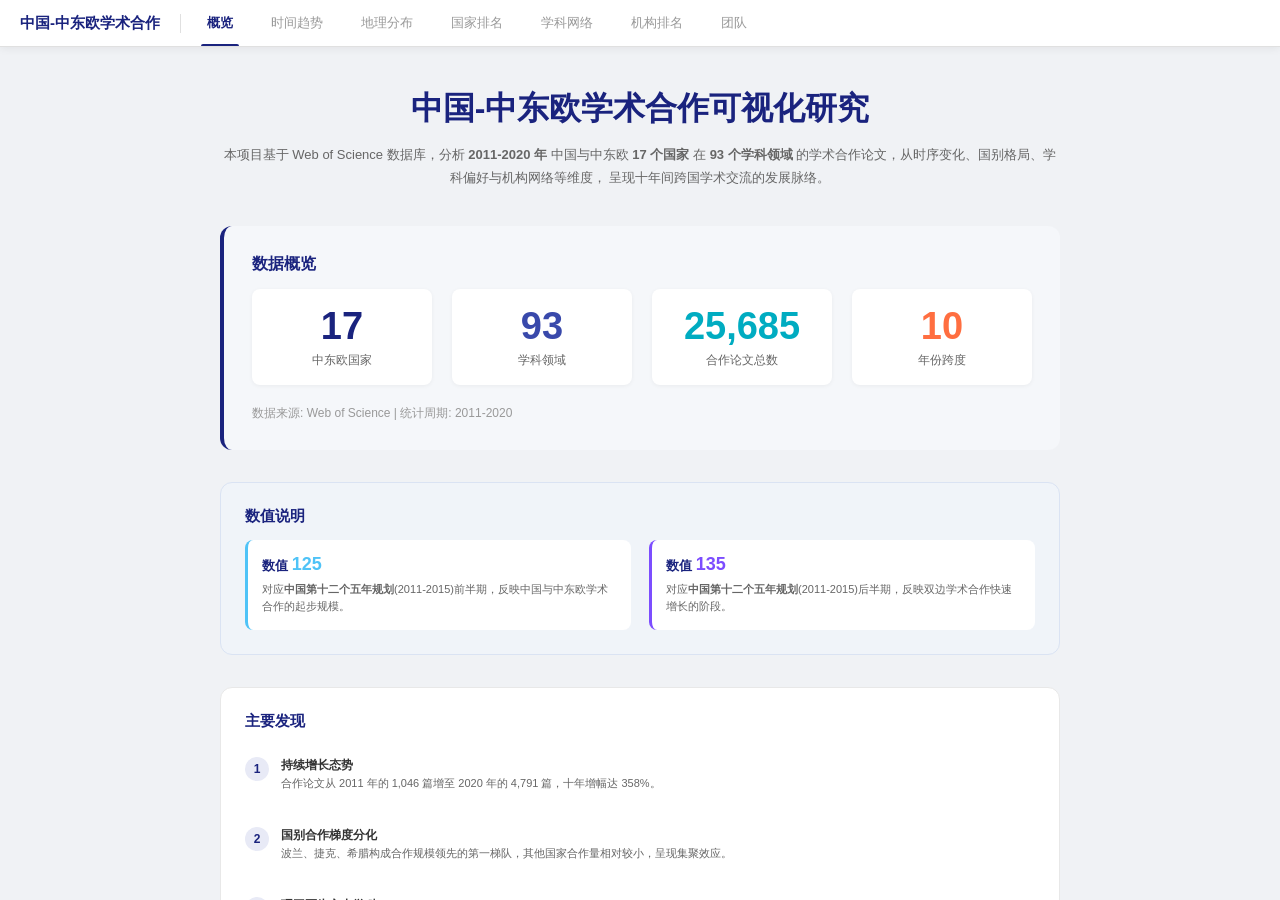
<file: docs/index.html>
<!DOCTYPE html>
<html lang="zh-CN">
<head>
<meta charset="UTF-8">
<meta name="viewport" content="width=device-width, initial-scale=1.0">
<title>中国-中东欧学术合作可视化</title>
<link rel="stylesheet" href="common.css">
<style>
body{overflow:hidden;height:100vh;display:flex;flex-direction:column}
.nav{display:flex;align-items:center;gap:0;padding:0 20px;background:#fff;border-bottom:1px solid var(--c-border);box-shadow:0 2px 8px rgba(0,0,0,0.06);z-index:100;flex-shrink:0}
.nav-brand{font-size:15px;font-weight:700;color:var(--c-primary);padding:0 20px 0 0;white-space:nowrap;border-right:1px solid var(--c-border);margin-right:8px}
.nav-tabs{display:flex;align-items:center;gap:2px;overflow-x:auto}
.nav-tab{padding:14px 18px;font-size:13px;color:#999;cursor:pointer;border:none;background:none;white-space:nowrap;transition:all 0.2s;position:relative;font-family:inherit}
.nav-tab:hover{color:var(--c-primary);background:#f5f5f5}
.nav-tab.active{color:var(--c-primary);font-weight:600}
.nav-tab.active::after{content:"";position:absolute;bottom:0;left:12px;right:12px;height:2.5px;background:var(--c-primary);border-radius:2px 2px 0 0}
.content{flex:1;position:relative;background:var(--c-bg)}
.content iframe{position:absolute;inset:0;width:100%;height:100%;border:none;visibility:hidden}
.content iframe.active{visibility:visible}
.content .inline-page{position:absolute;inset:0;width:100%;height:100%;overflow:auto;visibility:hidden;display:block}
.content .inline-page.active{visibility:visible}
</style>
</head>
<body>

<nav class="nav">
  <div class="nav-brand">中国-中东欧学术合作</div>
  <div class="nav-tabs" id="navTabs"></div>
</nav>

<div class="content" id="content"></div>

<script>
const PAGES = [
  { id: "overview",  label: "概览",    url: null },
  { id: "trend",     label: "时间趋势", url: "trend_visualization.html" },
  { id: "map",       label: "地理分布", url: "cee_map_visualization.html" },
  { id: "bar",       label: "国家排名", url: "cee_bar_ranking.html" },
  { id: "network",   label: "学科网络", url: "discipline_visualization.html" },
  { id: "institution",label:"机构排名", url: "institution_visualization.html" },
  { id: "team",      label: "团队",     url: null },
];

let activeTab = "overview";
const navTabs = document.getElementById("navTabs");
const contentDiv = document.getElementById("content");
const elements = {};

PAGES.forEach(p => {
  const tab = document.createElement("div");
  tab.className = "nav-tab";
  tab.textContent = p.label;
  tab.onclick = () => switchTab(p.id);
  navTabs.appendChild(tab);
  p.tabEl = tab;

  if (p.url) {
    const iframe = document.createElement("iframe");
    iframe.dataset.src = p.url;
    contentDiv.appendChild(iframe);
    elements[p.id] = iframe;
  } else {
    const div = document.createElement("div");
    div.className = "inline-page";
    div.innerHTML = p.id === "overview" ? overviewHTML() : teamHTML();
    contentDiv.appendChild(div);
    elements[p.id] = div;
  }
});

function switchTab(id) {
  if (activeTab === id) return;
  const old = PAGES.find(p => p.id === activeTab);
  if (old) { old.tabEl.classList.remove("active"); elements[old.id].classList.remove("active"); }

  activeTab = id;
  const cur = PAGES.find(p => p.id === id);
  cur.tabEl.classList.add("active");
  const el = elements[id];

  if (el.tagName === "IFRAME" && !el.src && el.dataset.src) {
    el.src = el.dataset.src;
  }

  el.classList.add("active");
}

PAGES.find(p => p.id === "overview").tabEl.classList.add("active");
elements["overview"].classList.add("active");

function overviewHTML() {
  return `<div style="max-width:900px;padding:40px 30px;margin:0 auto 0">
  <div style="text-align:center;margin-bottom:36px">
    <h1 style="font-size:32px;font-weight:700;color:#1a237e;margin-bottom:12px">中国-中东欧学术合作可视化研究</h1>
    <p style="font-size:13px;color:#666;margin-bottom:24px;line-height:1.8">
      本项目基于 Web of Science 数据库，分析 <strong>2011-2020 年</strong> 中国与中东欧 <strong>17 个国家</strong>
      在 <strong>93 个学科领域</strong> 的学术合作论文，从时序变化、国别格局、学科偏好与机构网络等维度，
      呈现十年间跨国学术交流的发展脉络。
    </p>
  </div>

  <div style="background:#f5f7fa;border-radius:12px;padding:28px;margin-bottom:32px;border-left:4px solid #1a237e">
    <h2 style="font-size:16px;font-weight:700;color:#1a237e;margin-bottom:14px">数据概览</h2>
    <div style="display:grid;grid-template-columns:repeat(4,1fr);gap:20px;margin-bottom:20px">
      <div style="text-align:center;padding:16px;background:#fff;border-radius:8px;box-shadow:0 1px 4px rgba(0,0,0,0.05)">
        <div style="font-size:38px;font-weight:800;color:#1a237e">17</div>
        <div style="font-size:12px;color:#666;margin-top:4px;font-weight:500">中东欧国家</div>
      </div>
      <div style="text-align:center;padding:16px;background:#fff;border-radius:8px;box-shadow:0 1px 4px rgba(0,0,0,0.05)">
        <div style="font-size:38px;font-weight:800;color:#3949ab">93</div>
        <div style="font-size:12px;color:#666;margin-top:4px;font-weight:500">学科领域</div>
      </div>
      <div style="text-align:center;padding:16px;background:#fff;border-radius:8px;box-shadow:0 1px 4px rgba(0,0,0,0.05)">
        <div style="font-size:38px;font-weight:800;color:#00acc1">25,685</div>
        <div style="font-size:12px;color:#666;margin-top:4px;font-weight:500">合作论文总数</div>
      </div>
      <div style="text-align:center;padding:16px;background:#fff;border-radius:8px;box-shadow:0 1px 4px rgba(0,0,0,0.05)">
        <div style="font-size:38px;font-weight:800;color:#ff6e40">10</div>
        <div style="font-size:12px;color:#666;margin-top:4px;font-weight:500">年份跨度</div>
      </div>
    </div>
    <p style="font-size:12px;color:#999;margin:0">数据来源: Web of Science | 统计周期: 2011-2020</p>
  </div>

  <div style="background:#f0f4f9;border-radius:12px;padding:24px;margin-bottom:32px;border:1px solid #dae3f3">
    <h2 style="font-size:15px;font-weight:700;color:#1a237e;margin-bottom:14px">数值说明</h2>
    <div style="display:grid;grid-template-columns:1fr 1fr;gap:18px">
      <div style="padding:14px;background:#fff;border-radius:8px;border-left:3px solid #4fc3f7">
        <div style="font-size:13px;color:#1a237e;font-weight:600;margin-bottom:6px">数值 <strong style="font-size:18px;color:#4fc3f7">125</strong></div>
        <p style="font-size:11px;color:#666;line-height:1.6;margin:0">对应<strong>中国第十二个五年规划</strong>(2011-2015)前半期，反映中国与中东欧学术合作的起步规模。</p>
      </div>
      <div style="padding:14px;background:#fff;border-radius:8px;border-left:3px solid #7c4dff">
        <div style="font-size:13px;color:#1a237e;font-weight:600;margin-bottom:6px">数值 <strong style="font-size:18px;color:#7c4dff">135</strong></div>
        <p style="font-size:11px;color:#666;line-height:1.6;margin:0">对应<strong>中国第十二个五年规划</strong>(2011-2015)后半期，反映双边学术合作快速增长的阶段。</p>
      </div>
    </div>
  </div>

  <div style="background:#fff;border-radius:12px;padding:24px;border:1px solid #e8e8e8;margin-bottom:32px">
    <h2 style="font-size:15px;font-weight:700;color:#1a237e;margin-bottom:14px">主要发现</h2>
    <div style="display:grid;grid-template-columns:1fr;gap:12px">
      <div style="display:flex;align-items:flex-start;gap:12px;padding:12px 0">
        <span style="flex-shrink:0;width:24px;height:24px;display:flex;align-items:center;justify-content:center;background:#e8eaf6;color:#1a237e;font-weight:700;border-radius:50%;font-size:12px">1</span>
        <div>
          <div style="font-size:12px;font-weight:600;color:#333;margin-bottom:2px">持续增长态势</div>
          <p style="font-size:11px;color:#666;margin:0">合作论文从 2011 年的 1,046 篇增至 2020 年的 4,791 篇，十年增幅达 358%。</p>
        </div>
      </div>
      <div style="display:flex;align-items:flex-start;gap:12px;padding:12px 0">
        <span style="flex-shrink:0;width:24px;height:24px;display:flex;align-items:center;justify-content:center;background:#e8eaf6;color:#1a237e;font-weight:700;border-radius:50%;font-size:12px">2</span>
        <div>
          <div style="font-size:12px;font-weight:600;color:#333;margin-bottom:2px">国别合作梯度分化</div>
          <p style="font-size:11px;color:#666;margin:0">波兰、捷克、希腊构成合作规模领先的第一梯队，其他国家合作量相对较小，呈现集聚效应。</p>
        </div>
      </div>
      <div style="display:flex;align-items:flex-start;gap:12px;padding:12px 0">
        <span style="flex-shrink:0;width:24px;height:24px;display:flex;align-items:center;justify-content:center;background:#e8eaf6;color:#1a237e;font-weight:700;border-radius:50%;font-size:12px">3</span>
        <div>
          <div style="font-size:12px;font-weight:600;color:#333;margin-bottom:2px">理工医为主力学科</div>
          <p style="font-size:11px;color:#666;margin:0">理学、工学、医学领域合作论文占总量的 80% 以上，体现基础研究的合作导向。</p>
        </div>
      </div>
    </div>
  </div>

  <div style="background:#f5f7fa;border-radius:12px;padding:20px;text-align:center;border-top:2px solid #1a237e">
    <h2 style="font-size:14px;font-weight:700;color:#1a237e;margin-bottom:12px">浏览指引</h2>
    <p style="font-size:12px;color:#666;margin-bottom:12px">通过以下五大板块深入了解中国与中东欧学术合作的全景特征：</p>
    <div style="display:grid;grid-template-columns:repeat(5,1fr);gap:10px;font-size:11px">
      <div style="padding:10px;background:#fff;border-radius:6px;border-left:2px solid #4fc3f7">
        <strong>时间趋势</strong><br>
        <span style="color:#999">十年发文量变化</span>
      </div>
      <div style="padding:10px;background:#fff;border-radius:6px;border-left:2px solid #7c4dff">
        <strong>地理分布</strong><br>
        <span style="color:#999">各国合作格局</span>
      </div>
      <div style="padding:10px;background:#fff;border-radius:6px;border-left:2px solid #69f0ae">
        <strong>国家排名</strong><br>
        <span style="color:#999">国别合作梯队</span>
      </div>
      <div style="padding:10px;background:#fff;border-radius:6px;border-left:2px solid #00e5ff">
        <strong>学科网络</strong><br>
        <span style="color:#999">学科合作关系</span>
      </div>
      <div style="padding:10px;background:#fff;border-radius:6px;border-left:2px solid #ff6e40">
        <strong>机构排名</strong><br>
        <span style="color:#999">科研机构角色</span>
      </div>
    </div>
  </div>

  <p style="font-size:11px;color:#bbb;text-align:center;margin-top:28px;padding-top:20px;border-top:1px solid #e8e8e8">
    数据来源: Web of Science | 可视化: D3.js v7 | 制作年份: 2026
  </p>
</div>`;
}

function teamHTML() {
  return `<div style="max-width:900px;padding:40px 30px;margin:0px auto 0">
  <div style="text-align:center;margin-bottom:32px">
    <h2 style="font-size:28px;font-weight:700;color:#1a237e;margin-bottom:8px">项目团队</h2>
    <p style="font-size:12px;color:#999">《数据可视化》课程小组作业</p>
  </div>

  <div style="display:grid;grid-template-columns:repeat(3,1fr);gap:20px;margin-bottom:36px">
    ${Array.from({length:6},(_,i)=>`
    <div style="background:#fff;border:1px solid #e8e8e8;border-radius:12px;padding:20px 16px;text-align:center;box-shadow:0 2px 8px rgba(0,0,0,0.04)">
      <div style="width:56px;height:56px;border-radius:50%;background:linear-gradient(135deg,#e8eaf6,#f3e5f5);margin:0 auto 12px;display:flex;align-items:center;justify-content:center;font-size:24px;border:2px solid #f0f0f0">${i+1}</div>
      <div style="font-size:14px;font-weight:600;color:#333;margin-bottom:2px">组员 ${i+1}</div>
      <div style="font-size:11px;color:#999;margin-bottom:8px">姓名 / 分工</div>
      <div style="font-size:10px;color:#bbb;line-height:1.4">数据处理、可视化、文档编写</div>
    </div>`).join("")}
  </div>

  <div style="background:#f5f7fa;border:1px solid #dae3f3;border-radius:12px;padding:24px;margin-bottom:28px;border-left:4px solid #1a237e">
    <h3 style="color:#1a237e;font-size:15px;font-weight:700;margin-bottom:14px">项目说明</h3>
    <div style="display:grid;grid-template-columns:1fr;gap:12px">
      <div style="display:flex;gap:10px;align-items:flex-start">
        <span style="flex-shrink:0;color:#4fc3f7;font-weight:700;margin-top:1px">-</span>
        <div style="font-size:11px;color:#666;line-height:1.6">
          <strong>数据量级：</strong>覆盖 2011-2020 年间中国与中东欧 17 国 93 个学科领域的 25,685 篇合作论文，数据粒度到单篇论文的国家、学科、机构等维度。
        </div>
      </div>
      <div style="display:flex;gap:10px;align-items:flex-start">
        <span style="flex-shrink:0;color:#7c4dff;font-weight:700;margin-top:1px">-</span>
        <div style="font-size:11px;color:#666;line-height:1.6">
          <strong>分析发现：</strong>中东欧合作发文量持续增长，国家间合作存在明显的梯队分化，波兰、捷克、希腊为合作规模领先的国家，理工医学科占绝对优势。
        </div>
      </div>
      <div style="display:flex;gap:10px;align-items:flex-start">
        <span style="flex-shrink:0;color:#00acc1;font-weight:700;margin-top:1px">-</span>
        <div style="font-size:11px;color:#666;line-height:1.6">
          <strong>分析维度：</strong>从时间序列、地理位置、学科分布、机构合作等角度进行分析，展示学术交流的发展脉络。
        </div>
      </div>
      <div style="display:flex;gap:10px;align-items:flex-start">
        <span style="flex-shrink:0;color:#ff6e40;font-weight:700;margin-top:1px">-</span>
        <div style="font-size:11px;color:#666;line-height:1.6">
          <strong>技术实现：</strong>采用 D3.js v7 交互式可视化技术，呈现折线图、地图、网络图、雷达图等多种图表形式，提供动态的数据探索体验。
        </div>
      </div>
    </div>
  </div>

  <div style="background:#fff;border:1px solid #e8e8e8;border-radius:12px;padding:20px;text-align:center;color:#999;font-size:11px">
    <p style="margin-bottom:8px"><strong>可视化工具：</strong>D3.js v7 | <strong>地理数据：</strong>Natural Earth 50m</p>
    <p style="margin:0"><strong>数据来源：</strong>Web of Science 核心数据库 | <strong>统计周期：</strong>2011-2020</p>
  </div>

  <p style="font-size:10px;color:#ddd;text-align:center;margin-top:20px;padding-top:16px;border-top:1px solid #eee">
    本项目为学术研究成果展示，欢迎学术交流与反馈。
  </p>
</div>`;
}
</script>
</body>
</html>
</file>
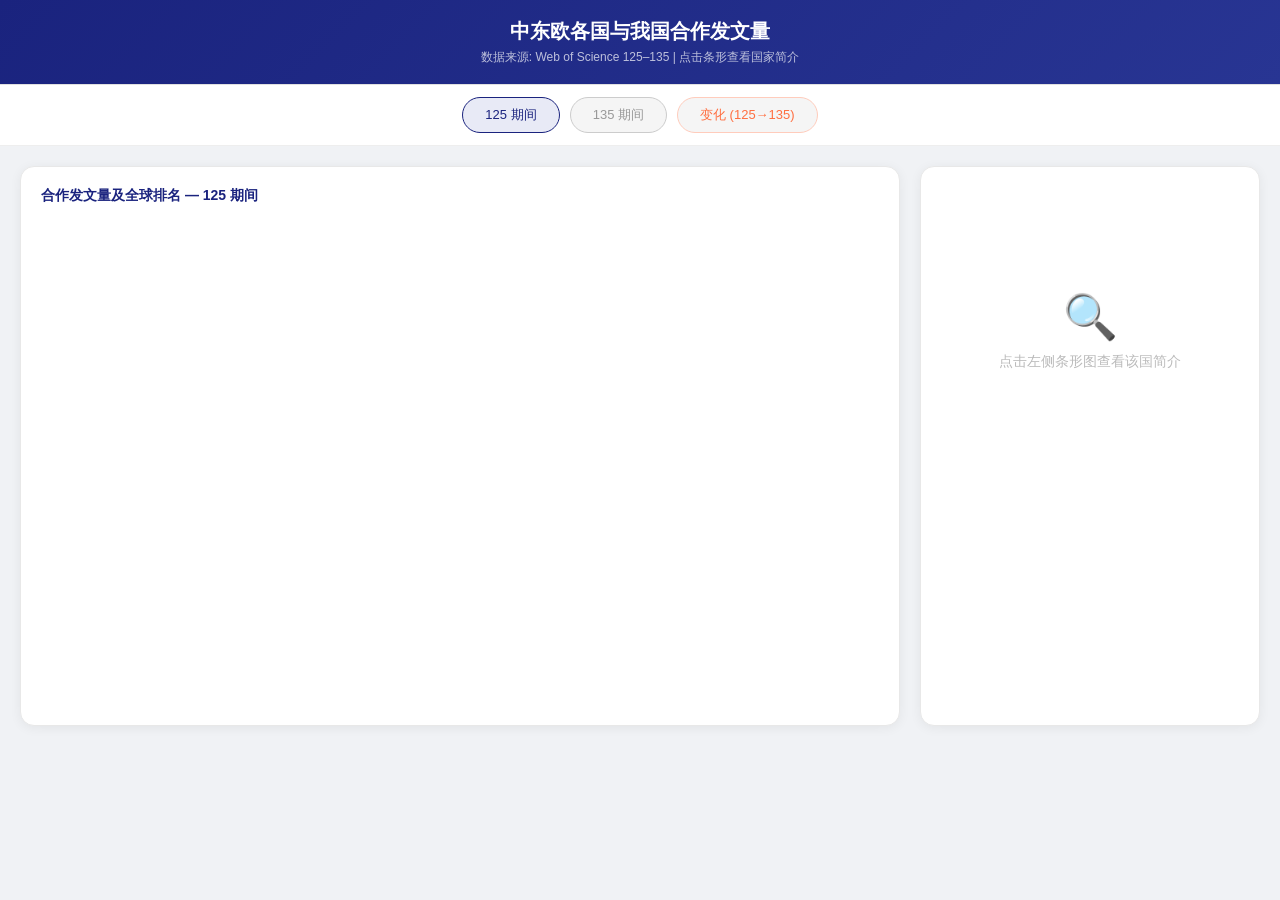
<file: docs/cee_bar_ranking.html>
<!DOCTYPE html>
<html lang="zh-CN">
<head>
<meta charset="UTF-8"><meta name="viewport" content="width=device-width, initial-scale=1.0">
<title>各国合作论文量与排名</title>
<script src="https://d3js.org/d3.v7.min.js"></script>
<link rel="stylesheet" href="common.css">
<style>
.main-container{display:flex;gap:20px;padding:20px;max-width:1300px;margin:0 auto;min-height:600px}
.chart-panel{flex:1;background:#fff;border:1px solid #e8e8e8;border-radius:14px;padding:20px;box-shadow:0 2px 12px rgba(0,0,0,0.06)}
.chart-title{font-size:14px;font-weight:600;color:var(--c-primary);margin-bottom:12px}
.profile-panel{flex:0 0 340px;background:#fff;border:1px solid #e8e8e8;border-radius:14px;padding:24px;box-shadow:0 2px 12px rgba(0,0,0,0.06)}
.profile-title{font-size:17px;font-weight:700;color:var(--c-primary);margin-bottom:14px;padding-bottom:8px;border-bottom:2px solid #d0d0d0}
.profile-placeholder{color:#bbb;font-size:14px;text-align:center;padding-top:100px}
.profile-placeholder span{display:block;font-size:44px;margin-bottom:10px}
.profile-field{margin-bottom:12px}
.profile-label{font-size:11px;color:#bbb;margin-bottom:2px}
.profile-value{font-size:14px;color:#666;line-height:1.5}
.dumbbell-block{background:#fff;border:1px solid #e8e8e8;border-radius:14px;padding:20px;box-shadow:0 2px 12px rgba(0,0,0,0.06);margin:0 20px 20px;max-width:1300px;margin-left:auto;margin-right:auto}
.dumbbell-title{font-size:14px;font-weight:600;color:var(--c-primary);margin-bottom:16px;display:flex;align-items:center;gap:10px}
.dumbbell-legend{display:flex;gap:16px;font-size:11px;color:#999;align-items:center}
.dumbbell-legend .dot125{width:10px;height:10px;border-radius:50%;background:#4fc3f7;display:inline-block}
.dumbbell-legend .dot135{width:10px;height:10px;border-radius:50%;background:#7c4dff;display:inline-block}
.dumbbell-container{width:100%;overflow-x:auto}
</style>
</head>
<body>
<div class="header"><h1>中东欧各国与我国合作发文量</h1><p>数据来源: Web of Science 125–135 | 点击条形查看国家简介</p></div>
<div class="controls">
  <button class="mode-btn active" data-mode="125">125 期间</button>
  <button class="mode-btn" data-mode="135">135 期间</button>
  <button class="mode-btn delta" data-mode="delta">变化 (125→135)</button>
</div>
<div class="main-container">
<div class="chart-panel"><div class="chart-title" id="chartTitle">合作发文量及全球排名 — 125 期间</div><div id="barChart"></div></div>
<div class="profile-panel" id="profilePanel"><div class="profile-placeholder"><span>&#128269;</span><div>点击左侧条形图查看该国简介</div></div></div>
</div>
<div class="tooltip" id="tooltip"></div>
<script>
const CEE_DATA=[{"name_cn": "波兰", "name_en": "POLAND", "p125": 3252, "r125": 21, "p135": 6866, "r135": 23, "delta": 3614}, {"name_cn": "捷克", "name_en": "CZECH REPUBLIC", "p125": 2450, "r125": 27, "p135": 5063, "r135": 30, "delta": 2613}, {"name_cn": "希腊", "name_en": "GREECE", "p125": 2086, "r125": 30, "p135": 4193, "r135": 37, "delta": 2107}, {"name_cn": "匈牙利", "name_en": "HUNGARY", "p125": 1901, "r125": 34, "p135": 3673, "r135": 39, "delta": 1772}, {"name_cn": "罗马尼亚", "name_en": "ROMANIA", "p125": 1596, "r125": 38, "p135": 3124, "r135": 41, "delta": 1528}, {"name_cn": "塞尔维亚", "name_en": "SERBIA", "p125": 1295, "r125": 42, "p135": 1967, "r135": 47, "delta": 672}, {"name_cn": "斯洛文尼亚", "name_en": "SLOVENIA", "p125": 1045, "r125": 46, "p135": 1920, "r135": 48, "delta": 875}, {"name_cn": "斯洛伐克", "name_en": "SLOVAKIA", "p125": 896, "r125": 52, "p135": 1809, "r135": 50, "delta": 913}, {"name_cn": "克罗地亚", "name_en": "CROATIA", "p125": 907, "r125": 51, "p135": 1690, "r135": 51, "delta": 783}, {"name_cn": "保加利亚", "name_en": "BULGARIA", "p125": 693, "r125": 55, "p135": 1621, "r135": 52, "delta": 928}, {"name_cn": "爱沙尼亚", "name_en": "ESTONIA", "p125": 714, "r125": 54, "p135": 1528, "r135": 53, "delta": 814}, {"name_cn": "立陶宛", "name_en": "LITHUANIA", "p125": 607, "r125": 56, "p135": 1522, "r135": 54, "delta": 915}, {"name_cn": "拉脱维亚", "name_en": "LATVIA", "p125": 97, "r125": 87, "p135": 1028, "r135": 64, "delta": 931}, {"name_cn": "北马其顿", "name_en": "MACEDONIA", "p125": 70, "r125": 94, "p135": 178, "r135": 99, "delta": 108}, {"name_cn": "黑山", "name_en": "MONTENEGRO", "p125": 11, "r125": 139, "p135": 129, "r135": 108, "delta": 118}, {"name_cn": "波黑", "name_en": "BOSNIA & HERZEGOVINA", "p125": 17, "r125": 133, "p135": 90, "r135": 117, "delta": 73}, {"name_cn": "阿尔巴尼亚", "name_en": "ALBANIA", "p125": 6, "r125": 149, "p135": 71, "r135": 124, "delta": 65}], PROFILES={"波兰": {"capital": "华沙", "area": "31.27万 km²", "population": "约 3,775 万 (2023)", "location": "中欧，北濒波罗的海，东邻白俄罗斯、乌克兰，南接捷克、斯洛伐克，西连德国", "language": "波兰语", "currency": "兹罗提 (PLN)", "eu": "欧盟成员国 (2004年加入)"}, "捷克": {"capital": "布拉格", "area": "7.89万 km²", "population": "约 1,087 万 (2023)", "location": "中欧内陆国，北邻波兰，东接斯洛伐克，南连奥地利，西毗德国", "language": "捷克语", "currency": "捷克克朗 (CZK)", "eu": "欧盟成员国 (2004年加入)"}, "希腊": {"capital": "雅典", "area": "13.20万 km²", "population": "约 1,036 万 (2023)", "location": "东南欧，巴尔干半岛南端，濒爱琴海、爱奥尼亚海和地中海", "language": "希腊语", "currency": "欧元 (EUR)", "eu": "欧盟成员国 (1981年加入)"}, "匈牙利": {"capital": "布达佩斯", "area": "9.30万 km²", "population": "约 960 万 (2023)", "location": "中欧内陆国，北邻斯洛伐克，东接乌克兰、罗马尼亚，南连塞尔维亚、克罗地亚、斯洛文尼亚", "language": "匈牙利语", "currency": "福林 (HUF)", "eu": "欧盟成员国 (2004年加入)"}, "罗马尼亚": {"capital": "布加勒斯特", "area": "23.84万 km²", "population": "约 1,905 万 (2023)", "location": "东南欧，巴尔干半岛北部，濒黑海", "language": "罗马尼亚语", "currency": "列伊 (RON)", "eu": "欧盟成员国 (2007年加入)"}, "塞尔维亚": {"capital": "贝尔格莱德", "area": "8.84万 km²", "population": "约 667 万 (2023)", "location": "东南欧，巴尔干半岛中部内陆国", "language": "塞尔维亚语", "currency": "第纳尔 (RSD)", "eu": "欧盟候选国"}, "斯洛文尼亚": {"capital": "卢布尔雅那", "area": "2.03万 km²", "population": "约 212 万 (2023)", "location": "中欧南部，北邻奥地利，东接匈牙利，南连克罗地亚，西毗意大利", "language": "斯洛文尼亚语", "currency": "欧元 (EUR)", "eu": "欧盟成员国 (2004年加入)"}, "克罗地亚": {"capital": "萨格勒布", "area": "5.66万 km²", "population": "约 385 万 (2023)", "location": "东南欧，巴尔干半岛西北部，濒亚得里亚海", "language": "克罗地亚语", "currency": "欧元 (EUR)", "eu": "欧盟成员国 (2013年加入)"}, "斯洛伐克": {"capital": "布拉迪斯拉发", "area": "4.90万 km²", "population": "约 543 万 (2023)", "location": "中欧内陆国，北邻波兰，东接乌克兰，南连匈牙利，西毗奥地利、捷克", "language": "斯洛伐克语", "currency": "欧元 (EUR)", "eu": "欧盟成员国 (2004年加入)"}, "爱沙尼亚": {"capital": "塔林", "area": "4.52万 km²", "population": "约 136 万 (2023)", "location": "东北欧，波罗的海东岸，北濒芬兰湾", "language": "爱沙尼亚语", "currency": "欧元 (EUR)", "eu": "欧盟成员国 (2004年加入)"}, "保加利亚": {"capital": "索非亚", "area": "11.10万 km²", "population": "约 644 万 (2023)", "location": "东南欧，巴尔干半岛东部，濒黑海", "language": "保加利亚语", "currency": "列弗 (BGN)", "eu": "欧盟成员国 (2007年加入)"}, "立陶宛": {"capital": "维尔纽斯", "area": "6.53万 km²", "population": "约 287 万 (2023)", "location": "东北欧，波罗的海东岸", "language": "立陶宛语", "currency": "欧元 (EUR)", "eu": "欧盟成员国 (2004年加入)"}, "拉脱维亚": {"capital": "里加", "area": "6.46万 km²", "population": "约 188 万 (2023)", "location": "东北欧，波罗的海东岸", "language": "拉脱维亚语", "currency": "欧元 (EUR)", "eu": "欧盟成员国 (2004年加入)"}, "北马其顿": {"capital": "斯科普里", "area": "2.57万 km²", "population": "约 206 万 (2023)", "location": "东南欧，巴尔干半岛中部内陆国", "language": "马其顿语", "currency": "代纳尔 (MKD)", "eu": "欧盟候选国"}, "波黑": {"capital": "萨拉热窝", "area": "5.12万 km²", "population": "约 322 万 (2023)", "location": "东南欧，巴尔干半岛中西部", "language": "波斯尼亚语/克罗地亚语/塞尔维亚语", "currency": "可兑换马克 (BAM)", "eu": "欧盟候选国"}, "黑山": {"capital": "波德戈里察", "area": "1.38万 km²", "population": "约 62 万 (2023)", "location": "东南欧，巴尔干半岛西部，濒亚得里亚海", "language": "黑山语", "currency": "欧元 (EUR)", "eu": "欧盟候选国"}, "阿尔巴尼亚": {"capital": "地拉那", "area": "2.87万 km²", "population": "约 277 万 (2023)", "location": "东南欧，巴尔干半岛西部，濒亚得里亚海和爱奥尼亚海", "language": "阿尔巴尼亚语", "currency": "列克 (ALL)", "eu": "欧盟候选国"}};
let currentMode="125", selectedCountry=null;

function getVal(d){return currentMode==="125"?d.p125:currentMode==="135"?d.p135:d.delta}
function getRank(d){return currentMode==="delta"?"":" (全球第 "+(currentMode==="125"?d.r125:d.r135)+" 位)"}

function drawChart(){
  d3.select("#barChart").selectAll("*").remove();
  const data=[...CEE_DATA].sort((a,b)=>getVal(b)-getVal(a));
  const vals=data.map(d=>getVal(d));
  const absMax=d3.max(vals.map(Math.abs))||1;
  const w=580,barH=28,gap=7,top=8,bot=20;
  const h=data.length*(barH+gap)+top+bot;
  const svg=d3.select("#barChart").append("svg").attr("width",w).attr("height",h);
  const cx=130;
  const badgeR=10;
  const badgeColors=["#ffd740","#b0bec5","#bcaaa4"];
  let xS;
  if(currentMode==="delta") xS=d3.scaleLinear().domain([-absMax*1.15,absMax*1.15]).range([0,w-cx-80]);
  else xS=d3.scaleLinear().domain([0,(d3.max(vals)||1)*1.12]).range([0,w-cx-80]);

  const rows=svg.selectAll("g").data(data).join("g").attr("transform",(d,i)=>`translate(${cx},${top+i*(barH+gap)})`);

  // bg
  rows.append("rect").attr("x",0).attr("y",0).attr("width",w-cx-80).attr("height",barH).attr("rx",4).attr("fill","#fafafa");

  // delta zero line
  if(currentMode==="delta") svg.append("line").attr("x1",cx+xS(0)).attr("x2",cx+xS(0)).attr("y1",top).attr("y2",top+data.length*(barH+gap)).attr("stroke","#e0e0e0").attr("stroke-width",1).attr("stroke-dasharray","5,3");

  // value bar (with enter animation)
  rows.append("rect").attr("class","val-bar")
    .attr("x",d=>currentMode==="delta"?(getVal(d)>=0?xS(0):xS(getVal(d))):0)
    .attr("y",0).attr("width",0).attr("height",barH).attr("rx",4)
    .attr("fill",d=>currentMode==="delta"?(getVal(d)>=0?"#69f0ae":"#ff6e40"):"#4fc3f7")
    .on("mouseenter",function(e,d){d3.select(this).attr("opacity",1);const dl=d.delta>=0?"+"+d.delta:d.delta;showTooltip(e,`<b>${d.name_cn}</b><br>${getValLabel(d)}${currentMode!=="delta"?"<br>变化: "+dl+" 篇":""}`)})
    .on("mouseleave",function(e,d){d3.select(this).attr("opacity",0.85);hideTooltip()})
    .on("click",(e,d)=>{selectedCountry=selectedCountry&&selectedCountry.name_cn===d.name_cn?null:d;d3.selectAll("rect.val-bar").attr("fill",dd=>{if(currentMode==="delta")return getVal(dd)>=0?"#69f0ae":"#ff6e40";return selectedCountry&&dd.name_cn===selectedCountry.name_cn?"#00e5ff":"#4fc3f7"});showProfile(selectedCountry)})
    .transition().duration(700).delay((d,i)=>i*45)
    .attr("width",d=>currentMode==="delta"?Math.abs(xS(getVal(d))-xS(0)):Math.max(xS(getVal(d)),3)).attr("opacity",0.85);

  // rank badges + names
  const nameG=svg.selectAll("g.nm").data(data).join("g").attr("class","nm")
    .attr("transform",(d,i)=>`translate(${cx-12},${top+i*(barH+gap)+barH/2})`);
  nameG.append("circle").attr("r",badgeR).attr("fill",(d,i)=>i<3?badgeColors[i]:"#e0e0e0").attr("stroke",(d,i)=>i<3?badgeColors[i]:"none").attr("stroke-width",1);
  nameG.append("text").attr("text-anchor","middle").attr("dy","0.38em").style("fill",(d,i)=>i<3?"#0a0e27":"#fff").style("font-size","10px").style("font-weight","700").text((d,i)=>i+1);
  nameG.append("text").attr("x",-badgeR-6).attr("text-anchor","end").attr("dy","0.38em").style("fill","#333").style("font-size","13px").style("font-weight","700").text(d=>d.name_cn);

  // values
  svg.selectAll("text.vl").data(data).join("text").attr("class","vl")
    .attr("x",d=>{const v=getVal(d);return cx+(currentMode==="delta"?(xS(v)+(v>=0?24:-24)):xS(v)+6)})
    .attr("y",(d,i)=>top+i*(barH+gap)+barH/2+4)
    .attr("text-anchor",currentMode==="delta"?"middle":"start")
    .style("fill",d=>currentMode==="delta"?(getVal(d)>=0?"#2e7d32":"#c62828"):"#555").style("font-size","11px")
    .text(d=>getValLabel(d));

  d3.select("#chartTitle").text(`合作发文量及全球排名 — ${currentMode==="125"?"125 期间":currentMode==="135"?"135 期间":"变化量 (125→135)"}`);
}

function getValLabel(d){const v=getVal(d),r=getRank(d);return currentMode==="delta"?(v>=0?"+"+v:v)+" 篇":v+" 篇"+r}

function showProfile(d){
  const p=d3.select("#profilePanel");p.selectAll("*").remove();
  if(!d){p.append("div").attr("class","profile-placeholder").html(`<span>&#128269;</span><div>点击左侧条形图查看该国简介</div>`);return}
  const pr=PROFILES[d.name_cn];if(!pr)return;
  p.append("div").attr("class","profile-title").text(" "+d.name_cn);
  [["首都",pr.capital],["地理位置",pr.location],["国土面积",pr.area],["人口",pr.population],["官方语言",pr.language],["货币",pr.currency],["欧盟状态",pr.eu],["125 期间",`${d.p125} 篇 (全球第 ${d.r125} 位)`],["135 期间",`${d.p135} 篇 (全球第 ${d.r135} 位)`],["变化",`${d.delta>=0?'+':''}${d.delta} 篇`]].forEach(([l,v])=>{const r=p.append("div").attr("class","profile-field");r.append("div").attr("class","profile-label").text(l);r.append("div").attr("class","profile-value").text(v)});
}

function showTooltip(e,h){d3.select("#tooltip").html(h).style("opacity",1).style("left",(e.pageX+14)+"px").style("top",(e.pageY-10)+"px")}
function hideTooltip(){d3.select("#tooltip").style("opacity",0)}

d3.selectAll(".mode-btn").on("click",function(){currentMode=this.dataset.mode;d3.selectAll(".mode-btn").classed("active",function(){return this.dataset.mode===currentMode});d3.selectAll(".mode-btn.delta").classed("active",currentMode==="delta");if(currentMode==="delta"){d3.selectAll(".main-container").style("display","none");d3.select("#barChart").selectAll("*").remove();d3.select(".dumbbell-block").style("display","block");drawDumbbell()}else{d3.selectAll(".main-container").style("display","flex");d3.select(".dumbbell-block").style("display","none");drawChart()}});

drawChart();

function drawDumbbell(){
  const container=d3.select("#dumbbellChart");container.selectAll("*").remove();
  const data=[...CEE_DATA].sort((a,b)=>b.delta-a.delta);
  const max135=d3.max(data,d=>d.p135)||1;
  const w=Math.max(container.node().clientWidth,700), rowH=32,gap=6,top=8,bot=10,marginL=92,marginR=150;
  const chartW=w-marginL-marginR;
  const h=data.length*(rowH+gap)+top+bot;
  const svg=container.append("svg").attr("width",w).attr("height",h);

  const xMin=d3.min(data,d=>d.p125)||0;
  const xMax=max135*1.08;
  const x=d3.scaleLinear().domain([0,xMax]).range([0,chartW]).nice();

  const rows=svg.selectAll("g.row").data(data).join("g")
    .attr("class","row").attr("transform",(d,i)=>`translate(${marginL},${top+i*(rowH+gap)})`);

  rows.append("rect").attr("x",0).attr("y",-rowH/2).attr("width",chartW).attr("height",rowH)
    .attr("rx",3).attr("fill",(d,i)=>i%2===0?"#fafafa":"#fff");

  rows.append("line")
    .attr("x1",d=>x(d.p125)).attr("y1",0)
    .attr("x2",d=>x(d.p135)).attr("y2",0)
    .attr("stroke","#69f0ae").attr("stroke-width",d=>Math.max(2,Math.sqrt(d.delta)/18))
    .attr("opacity",0.7).attr("stroke-linecap","round");

  rows.append("circle")
    .attr("cx",d=>x(d.p125)).attr("cy",0).attr("r",7)
    .attr("fill","#4fc3f7").attr("stroke","#fff").attr("stroke-width",2)
    .on("mouseenter",function(e,d){d3.select(this).attr("r",9).attr("stroke-width",3);showTooltip(e,`<b>${d.name_cn}</b><br>125 期间: ${d.p125} 篇<br>全球排名: 第 ${d.r125} 位`)})
    .on("mouseleave",function(){d3.select(this).attr("r",7).attr("stroke-width",2);hideTooltip()});

  rows.append("text")
    .attr("x",d=>x(d.p125)-10).attr("y",-11)
    .attr("text-anchor","end").style("font-size","9px").style("fill","#4fc3f7").style("font-weight","600")
    .text(d=>d.p125);

  rows.append("circle")
    .attr("cx",d=>x(d.p135)).attr("cy",0).attr("r",8)
    .attr("fill","#7c4dff").attr("stroke","#fff").attr("stroke-width",2)
    .on("mouseenter",function(e,d){d3.select(this).attr("r",10).attr("stroke-width",3);showTooltip(e,`<b>${d.name_cn}</b><br>135 期间: ${d.p135} 篇<br>全球排名: 第 ${d.r135} 位`)})
    .on("mouseleave",function(){d3.select(this).attr("r",8).attr("stroke-width",2);hideTooltip()});

  rows.append("text")
    .attr("x",d=>x(d.p135)+10).attr("y",-11)
    .attr("text-anchor","start").style("font-size","9px").style("fill","#7c4dff").style("font-weight","600")
    .text(d=>d.p135);

  svg.selectAll("text.cn").data(data).join("text").attr("class","cn")
    .attr("x",marginL-8).attr("y",(d,i)=>top+i*(rowH+gap)+4)
    .attr("text-anchor","end").style("font-size","12px").style("fill","#333").style("font-weight","600")
    .text(d=>d.name_cn);

  svg.selectAll("text.dl").data(data).join("text").attr("class","dl")
    .attr("x",marginL+chartW+6).attr("y",(d,i)=>top+i*(rowH+gap)+1)
    .attr("text-anchor","start").style("font-size","11px").style("fill","#2e7d32").style("font-weight","700")
    .text(d=>"+"+d.delta);

  svg.selectAll("text.rc").data(data).join("text").attr("class","rc")
    .attr("x",marginL+chartW+6).attr("y",(d,i)=>top+i*(rowH+gap)+14)
    .attr("text-anchor","start").style("font-size","8px").style("fill","#999")
    .text(d=>`R${d.r125}→R${d.r135}`);
}
</script>

<div class="dumbbell-block" style="display:none">
<div class="dumbbell-title">📈 125 → 135 发文量变化对比图
<span class="dumbbell-legend"><span class="dot125"></span> 125 期间 (2011-2015) <span class="dot135"></span> 135 期间 (2016-2020) <span style="color:#69f0ae;font-weight:600;">+增长</span></span>
</div>
<div class="dumbbell-container" id="dumbbellChart"></div>
</div>

</body>
</html>
</file>
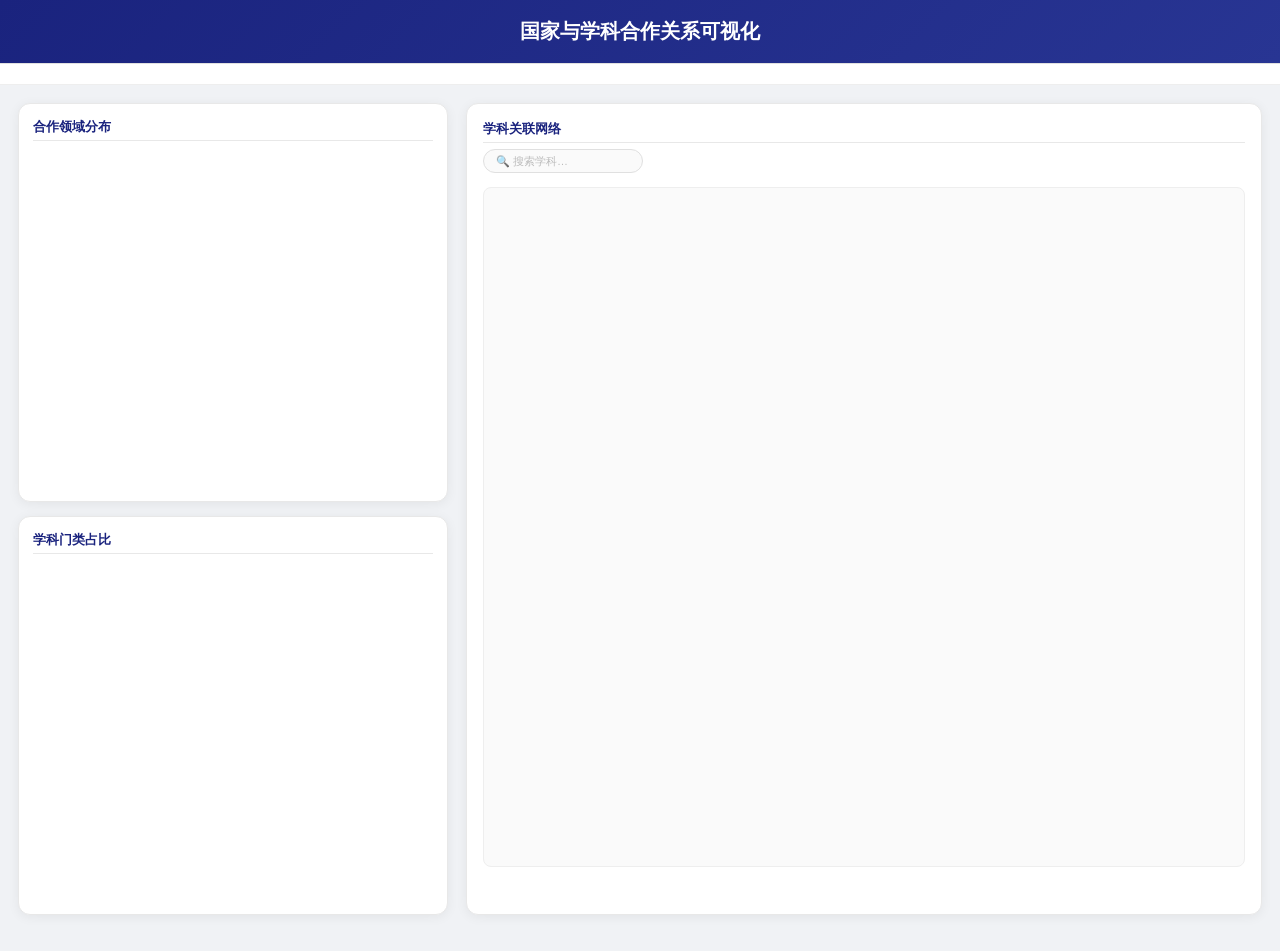
<file: docs/discipline_visualization.html>
<!DOCTYPE html>
<html lang="zh-CN">
<head>
<meta charset="UTF-8"><meta name="viewport" content="width=device-width, initial-scale=1.0">
<title>学科合作关系可视化</title>
<script src="https://d3js.org/d3.v7.min.js"></script>
<link rel="stylesheet" href="common.css">
<style>
.country-buttons{display:flex;flex-wrap:wrap;justify-content:center;align-items:center;gap:7px;padding:10px 18px;background:#fff;border-bottom:1px solid var(--c-border-ft)}
.country-btn{padding:6px 14px;border:1.5px solid #d0d0d0;border-radius:18px;background:#fafafa;color:#999;cursor:pointer;font-size:12px;font-weight:500;transition:all 0.2s}
.country-btn:hover{background:#eee;color:#666}
.country-btn.active{background:#e8eaf6;color:var(--c-primary);border-color:var(--c-primary)}
.country-btn.agg{color:var(--c-orange);border-color:#ffccbc}
.country-btn.agg.active{background:#fbe9e7;color:var(--c-orange);border-color:var(--c-orange)}
.sub-buttons{display:flex;gap:4px;margin-left:3px}
.sub-btn{padding:4px 10px;border:1.5px solid #fbe9e7;border-radius:12px;background:#fafafa;color:#999;cursor:pointer;font-size:10px;transition:all 0.2s}
.sub-btn:hover{background:#fff3e0}
.sub-btn.active{background:#fbe9e7;color:var(--c-orange);border-color:var(--c-orange)}
.main-layout{display:flex;gap:18px;padding:18px;max-width:1580px;margin:0 auto}
.left-panel{flex:0 0 430px;display:flex;flex-direction:column;gap:14px}
.network-panel{flex:1;min-width:580px}
.pie-block{background:#fff;border:1px solid #e8e8e8;border-radius:12px;padding:14px;box-shadow:0 2px 12px rgba(0,0,0,0.06)}
.network-block{background:#fff;border:1px solid #e8e8e8;border-radius:12px;padding:16px;box-shadow:0 2px 12px rgba(0,0,0,0.06)}
.panel-title{font-size:13px;font-weight:600;color:var(--c-primary);margin-bottom:6px;padding-bottom:4px;border-bottom:1.5px solid #e8e8e8}
.pie-container{width:100%;height:340px}
.network-container{width:100%;height:680px;border:1px solid #eee;border-radius:8px;background:#fafafa}
.info-bar{display:flex;gap:14px;padding:0 0 8px;font-size:11px;color:#bbb;flex-wrap:wrap;align-items:center}
.info-bar span{background:#fafafa;padding:2px 10px;border-radius:10px}
.toolbar{display:flex;gap:6px;align-items:center;margin-bottom:6px}
.search-input{padding:5px 12px;border:1.5px solid #e0e0e0;border-radius:16px;font-size:11px;width:160px;outline:none;background:#fafafa;color:#666;transition:border-color 0.2s}
.search-input:focus{border-color:var(--c-primary)}
.search-input::placeholder{color:#bbb}
.hl-node circle{stroke:var(--c-blue)!important;stroke-width:3.5!important;filter:drop-shadow(0 0 6px rgba(79,195,247,0.5))}
.hl-node text{fill:var(--c-blue)!important;font-weight:800!important}
</style>
</head>
<body>
<div class="header"><h1>国家与学科合作关系可视化</h1></div>
<div class="country-buttons" id="countryButtons"></div>
<div class="main-layout">
<div class="left-panel">
<div class="pie-block"><div class="panel-title" id="pieTitle">合作领域分布</div><div class="pie-container" id="pieChart"></div></div>
<div class="pie-block"><div class="panel-title" id="catPieTitle">学科门类占比</div><div class="pie-container" id="catPieChart"></div></div>
</div>
<div class="network-block network-panel">
<div class="panel-title">学科关联网络</div>
<div class="toolbar"><input class="search-input" type="text" id="searchInput" placeholder="🔍 搜索学科…" oninput="onSearch(this.value)"/></div>
<div class="info-bar" id="infoBar"></div>
<div class="network-container" id="networkChart"></div>
</div>
</div>
<div class="tooltip" id="tooltip"></div>
<script>
const COUNTRIES=[{"name": "波兰", "papers": {"世界史": 17, "中医学": 0, "中药学": 23, "临床医学": 696, "交通运输工程": 60, "仪器科学与技术": 282, "体育学": 20, "作物学": 37, "信息与通信工程": 118, "光学工程": 133, "公共卫生与预防医学": 204, "公共管理": 58, "兵器科学与技术": 33, "兽医学": 23, "农业工程": 35, "农业资源与环境": 28, "农林经济管理": 3, "冶金工程": 111, "力学": 123, "动力工程及工程热物理": 94, "化学": 657, "化学工程与技术": 119, "医学技术": 99, "口腔医学": 39, "哲学": 23, "园艺学": 3, "图书情报与档案管理": 48, "土木工程": 138, "地球物理学": 170, "地理学": 80, "地质学": 110, "地质资源与地质工程": 24, "城乡规划学": 66, "基础医学": 342, "大气科学": 90, "天文学": 1138, "安全科学与工程": 39, "工商管理": 78, "应用经济学": 17, "建筑学": 49, "心理学": 113, "戏剧与影视学": 1, "护理学": 1, "控制科学与工程": 143, "政治学": 21, "教育学": 91, "数学": 334, "新闻传播学": 30, "机械工程": 131, "材料科学与工程": 626, "林业工程": 1, "林学": 34, "核科学与技术": 206, "植物保护": 15, "民族学": 3, "水产": 9, "水利工程": 74, "法学": 36, "测绘科学与技术": 81, "海洋科学": 32, "物理学": 2899, "特种医学": 83, "环境科学与工程": 334, "理论经济学": 10, "生态学": 96, "生物医学工程": 100, "生物学": 509, "生物工程": 107, "电子科学与技术": 85, "电气工程": 81, "畜牧学": 24, "石油与天然气工程": 270, "矿业工程": 45, "社会学": 54, "科学技术史": 35, "管理科学与工程": 151, "系统科学": 86, "纺织科学与工程": 9, "统计学": 98, "网络空间安全": 7, "考古学": 24, "航空宇航科学与技术": 73, "船舶与海洋工程": 52, "艺术学理论": 0, "草学": 3, "药学": 88, "计算机科学与技术": 424, "设计学": 0, "软件工程": 99, "轻工技术与工程": 20, "音乐与舞蹈学": 15, "风景园林学": 2, "食品科学与工程": 95}, "total": 13387}, {"name": "捷克", "papers": {"世界史": 10, "中医学": 0, "中药学": 14, "临床医学": 358, "交通运输工程": 55, "仪器科学与技术": 211, "体育学": 12, "作物学": 59, "信息与通信工程": 87, "光学工程": 116, "公共卫生与预防医学": 104, "公共管理": 32, "兵器科学与技术": 22, "兽医学": 27, "农业工程": 45, "农业资源与环境": 48, "农林经济管理": 14, "冶金工程": 85, "力学": 74, "动力工程及工程热物理": 57, "化学": 471, "化学工程与技术": 108, "医学技术": 65, "口腔医学": 29, "哲学": 9, "园艺学": 15, "图书情报与档案管理": 20, "土木工程": 100, "地球物理学": 183, "地理学": 82, "地质学": 79, "地质资源与地质工程": 43, "城乡规划学": 56, "基础医学": 257, "大气科学": 68, "天文学": 721, "安全科学与工程": 12, "工商管理": 55, "应用经济学": 18, "建筑学": 41, "心理学": 51, "戏剧与影视学": 0, "护理学": 0, "控制科学与工程": 75, "政治学": 16, "教育学": 81, "数学": 171, "新闻传播学": 12, "机械工程": 92, "材料科学与工程": 440, "林业工程": 3, "林学": 45, "核科学与技术": 179, "植物保护": 24, "民族学": 1, "水产": 33, "水利工程": 66, "法学": 21, "测绘科学与技术": 74, "海洋科学": 36, "物理学": 2299, "特种医学": 58, "环境科学与工程": 325, "理论经济学": 12, "生态学": 157, "生物医学工程": 73, "生物学": 540, "生物工程": 87, "电子科学与技术": 34, "电气工程": 18, "畜牧学": 41, "石油与天然气工程": 202, "矿业工程": 44, "社会学": 45, "科学技术史": 26, "管理科学与工程": 83, "系统科学": 20, "纺织科学与工程": 22, "统计学": 59, "网络空间安全": 0, "考古学": 20, "航空宇航科学与技术": 69, "船舶与海洋工程": 50, "艺术学理论": 0, "草学": 3, "药学": 87, "计算机科学与技术": 197, "设计学": 1, "软件工程": 76, "轻工技术与工程": 21, "音乐与舞蹈学": 9, "风景园林学": 5, "食品科学与工程": 78}, "total": 10043}, {"name": "希腊", "papers": {"世界史": 10, "中医学": 0, "中药学": 1, "临床医学": 550, "交通运输工程": 72, "仪器科学与技术": 144, "体育学": 5, "作物学": 17, "信息与通信工程": 232, "光学工程": 86, "公共卫生与预防医学": 102, "公共管理": 33, "兵器科学与技术": 13, "兽医学": 6, "农业工程": 28, "农业资源与环境": 13, "农林经济管理": 3, "冶金工程": 61, "力学": 62, "动力工程及工程热物理": 46, "化学": 329, "化学工程与技术": 85, "医学技术": 62, "口腔医学": 26, "哲学": 13, "园艺学": 2, "图书情报与档案管理": 22, "土木工程": 79, "地球物理学": 136, "地理学": 41, "地质学": 33, "地质资源与地质工程": 45, "城乡规划学": 23, "基础医学": 209, "大气科学": 86, "天文学": 628, "安全科学与工程": 18, "工商管理": 34, "应用经济学": 10, "建筑学": 16, "心理学": 54, "戏剧与影视学": 2, "护理学": 1, "控制科学与工程": 64, "政治学": 23, "教育学": 51, "数学": 205, "新闻传播学": 16, "机械工程": 59, "材料科学与工程": 226, "林业工程": 2, "林学": 7, "核科学与技术": 147, "植物保护": 5, "民族学": 0, "水产": 3, "水利工程": 52, "法学": 18, "测绘科学与技术": 67, "海洋科学": 25, "物理学": 1828, "特种医学": 59, "环境科学与工程": 232, "理论经济学": 5, "生态学": 37, "生物医学工程": 50, "生物学": 241, "生物工程": 44, "电子科学与技术": 100, "电气工程": 63, "畜牧学": 7, "石油与天然气工程": 109, "矿业工程": 23, "社会学": 33, "科学技术史": 29, "管理科学与工程": 91, "系统科学": 38, "纺织科学与工程": 4, "统计学": 48, "网络空间安全": 3, "考古学": 16, "航空宇航科学与技术": 36, "船舶与海洋工程": 20, "艺术学理论": 4, "草学": 1, "药学": 41, "计算机科学与技术": 255, "设计学": 0, "软件工程": 70, "轻工技术与工程": 6, "音乐与舞蹈学": 9, "风景园林学": 0, "食品科学与工程": 50}, "total": 7960}, {"name": "匈牙利", "papers": {"世界史": 5, "中医学": 1, "中药学": 21, "临床医学": 283, "交通运输工程": 13, "仪器科学与技术": 156, "体育学": 3, "作物学": 16, "信息与通信工程": 44, "光学工程": 52, "公共卫生与预防医学": 83, "公共管理": 11, "兵器科学与技术": 3, "兽医学": 14, "农业工程": 11, "农业资源与环境": 9, "农林经济管理": 4, "冶金工程": 76, "力学": 63, "动力工程及工程热物理": 53, "化学": 266, "化学工程与技术": 25, "医学技术": 57, "口腔医学": 28, "哲学": 8, "园艺学": 4, "图书情报与档案管理": 13, "土木工程": 53, "地球物理学": 89, "地理学": 29, "地质学": 14, "地质资源与地质工程": 8, "城乡规划学": 10, "基础医学": 151, "大气科学": 73, "天文学": 733, "安全科学与工程": 13, "工商管理": 15, "应用经济学": 3, "建筑学": 3, "心理学": 42, "戏剧与影视学": 1, "护理学": 3, "控制科学与工程": 40, "政治学": 10, "教育学": 51, "数学": 113, "新闻传播学": 9, "机械工程": 63, "材料科学与工程": 204, "林业工程": 0, "林学": 7, "核科学与技术": 179, "植物保护": 6, "民族学": 3, "水产": 8, "水利工程": 24, "法学": 6, "测绘科学与技术": 37, "海洋科学": 11, "物理学": 2007, "特种医学": 57, "环境科学与工程": 139, "理论经济学": 2, "生态学": 40, "生物医学工程": 39, "生物学": 303, "生物工程": 21, "电子科学与技术": 20, "电气工程": 7, "畜牧学": 5, "石油与天然气工程": 97, "矿业工程": 8, "社会学": 23, "科学技术史": 27, "管理科学与工程": 51, "系统科学": 18, "纺织科学与工程": 4, "统计学": 45, "网络空间安全": 0, "考古学": 0, "航空宇航科学与技术": 35, "船舶与海洋工程": 25, "艺术学理论": 0, "草学": 3, "药学": 45, "计算机科学与技术": 96, "设计学": 1, "软件工程": 52, "轻工技术与工程": 0, "音乐与舞蹈学": 0, "风景园林学": 1, "食品科学与工程": 22}, "total": 6526}, {"name": "罗马尼亚", "papers": {"世界史": 3, "中医学": 0, "中药学": 9, "临床医学": 362, "交通运输工程": 36, "仪器科学与技术": 168, "体育学": 23, "作物学": 12, "信息与通信工程": 67, "光学工程": 55, "公共卫生与预防医学": 101, "公共管理": 24, "兵器科学与技术": 7, "兽医学": 9, "农业工程": 27, "农业资源与环境": 8, "农林经济管理": 2, "冶金工程": 71, "力学": 108, "动力工程及工程热物理": 87, "化学": 210, "化学工程与技术": 52, "医学技术": 90, "口腔医学": 37, "哲学": 6, "园艺学": 2, "图书情报与档案管理": 10, "土木工程": 71, "地球物理学": 103, "地理学": 27, "地质学": 30, "地质资源与地质工程": 24, "城乡规划学": 27, "基础医学": 120, "大气科学": 57, "天文学": 367, "安全科学与工程": 6, "工商管理": 46, "应用经济学": 31, "建筑学": 21, "心理学": 69, "戏剧与影视学": 1, "护理学": 2, "控制科学与工程": 91, "政治学": 14, "教育学": 76, "数学": 338, "新闻传播学": 7, "机械工程": 92, "材料科学与工程": 204, "林业工程": 2, "林学": 9, "核科学与技术": 184, "植物保护": 5, "民族学": 1, "水产": 4, "水利工程": 19, "法学": 8, "测绘科学与技术": 47, "海洋科学": 15, "物理学": 1630, "特种医学": 86, "环境科学与工程": 144, "理论经济学": 15, "生态学": 37, "生物医学工程": 65, "生物学": 160, "生物工程": 42, "电子科学与技术": 30, "电气工程": 27, "畜牧学": 10, "石油与天然气工程": 126, "矿业工程": 29, "社会学": 24, "科学技术史": 30, "管理科学与工程": 73, "系统科学": 38, "纺织科学与工程": 31, "统计学": 63, "网络空间安全": 0, "考古学": 15, "航空宇航科学与技术": 50, "船舶与海洋工程": 35, "艺术学理论": 0, "草学": 2, "药学": 52, "计算机科学与技术": 152, "设计学": 0, "软件工程": 80, "轻工技术与工程": 17, "音乐与舞蹈学": 3, "风景园林学": 0, "食品科学与工程": 48}, "total": 6818}, {"name": "塞尔维亚", "papers": {"世界史": 3, "中医学": 0, "中药学": 5, "临床医学": 187, "交通运输工程": 12, "仪器科学与技术": 52, "体育学": 6, "作物学": 10, "信息与通信工程": 17, "光学工程": 25, "公共卫生与预防医学": 58, "公共管理": 6, "兵器科学与技术": 4, "兽医学": 0, "农业工程": 8, "农业资源与环境": 4, "农林经济管理": 4, "冶金工程": 21, "力学": 23, "动力工程及工程热物理": 12, "化学": 86, "化学工程与技术": 16, "医学技术": 7, "口腔医学": 4, "哲学": 3, "园艺学": 2, "图书情报与档案管理": 5, "土木工程": 17, "地球物理学": 19, "地理学": 14, "地质学": 7, "地质资源与地质工程": 7, "城乡规划学": 9, "基础医学": 69, "大气科学": 11, "天文学": 393, "安全科学与工程": 6, "工商管理": 17, "应用经济学": 2, "建筑学": 6, "心理学": 21, "戏剧与影视学": 0, "护理学": 0, "控制科学与工程": 21, "政治学": 6, "教育学": 11, "数学": 148, "新闻传播学": 4, "机械工程": 23, "材料科学与工程": 74, "林业工程": 1, "林学": 6, "核科学与技术": 6, "植物保护": 0, "民族学": 0, "水产": 2, "水利工程": 13, "法学": 4, "测绘科学与技术": 8, "海洋科学": 2, "物理学": 1161, "特种医学": 7, "环境科学与工程": 44, "理论经济学": 1, "生态学": 16, "生物医学工程": 15, "生物学": 72, "生物工程": 17, "电子科学与技术": 19, "电气工程": 9, "畜牧学": 6, "石油与天然气工程": 29, "矿业工程": 7, "社会学": 12, "科学技术史": 3, "管理科学与工程": 28, "系统科学": 28, "纺织科学与工程": 1, "统计学": 5, "网络空间安全": 0, "考古学": 0, "航空宇航科学与技术": 10, "船舶与海洋工程": 5, "艺术学理论": 0, "草学": 1, "药学": 27, "计算机科学与技术": 60, "设计学": 0, "软件工程": 15, "轻工技术与工程": 0, "音乐与舞蹈学": 4, "风景园林学": 0, "食品科学与工程": 16}, "total": 3125}, {"name": "斯洛文尼亚", "papers": {"世界史": 5, "中医学": 0, "中药学": 0, "临床医学": 122, "交通运输工程": 12, "仪器科学与技术": 97, "体育学": 4, "作物学": 7, "信息与通信工程": 39, "光学工程": 53, "公共卫生与预防医学": 49, "公共管理": 9, "兵器科学与技术": 3, "兽医学": 2, "农业工程": 0, "农业资源与环境": 1, "农林经济管理": 1, "冶金工程": 16, "力学": 21, "动力工程及工程热物理": 13, "化学": 152, "化学工程与技术": 7, "医学技术": 25, "口腔医学": 5, "哲学": 7, "园艺学": 0, "图书情报与档案管理": 9, "土木工程": 26, "地球物理学": 30, "地理学": 10, "地质学": 7, "地质资源与地质工程": 5, "城乡规划学": 5, "基础医学": 79, "大气科学": 21, "天文学": 285, "安全科学与工程": 2, "工商管理": 22, "应用经济学": 3, "建筑学": 6, "心理学": 19, "戏剧与影视学": 0, "护理学": 1, "控制科学与工程": 22, "政治学": 8, "教育学": 22, "数学": 129, "新闻传播学": 8, "机械工程": 27, "材料科学与工程": 117, "林业工程": 1, "林学": 6, "核科学与技术": 128, "植物保护": 3, "民族学": 0, "水产": 2, "水利工程": 12, "法学": 7, "测绘科学与技术": 11, "海洋科学": 1, "物理学": 1051, "特种医学": 24, "环境科学与工程": 49, "理论经济学": 0, "生态学": 22, "生物医学工程": 15, "生物学": 109, "生物工程": 15, "电子科学与技术": 14, "电气工程": 18, "畜牧学": 5, "石油与天然气工程": 25, "矿业工程": 1, "社会学": 9, "科学技术史": 7, "管理科学与工程": 21, "系统科学": 27, "纺织科学与工程": 1, "统计学": 15, "网络空间安全": 6, "考古学": 0, "航空宇航科学与技术": 9, "船舶与海洋工程": 2, "艺术学理论": 0, "草学": 1, "药学": 8, "计算机科学与技术": 92, "设计学": 1, "软件工程": 21, "轻工技术与工程": 2, "音乐与舞蹈学": 5, "风景园林学": 0, "食品科学与工程": 10}, "total": 3269}, {"name": "克罗地亚", "papers": {"世界史": 0, "中医学": 0, "中药学": 1, "临床医学": 169, "交通运输工程": 11, "仪器科学与技术": 42, "体育学": 9, "作物学": 9, "信息与通信工程": 17, "光学工程": 11, "公共卫生与预防医学": 60, "公共管理": 2, "兵器科学与技术": 1, "兽医学": 3, "农业工程": 3, "农业资源与环境": 4, "农林经济管理": 1, "冶金工程": 19, "力学": 35, "动力工程及工程热物理": 46, "化学": 81, "化学工程与技术": 17, "医学技术": 23, "口腔医学": 10, "哲学": 0, "园艺学": 1, "图书情报与档案管理": 2, "土木工程": 23, "地球物理学": 33, "地理学": 9, "地质学": 9, "地质资源与地质工程": 2, "城乡规划学": 5, "基础医学": 79, "大气科学": 17, "天文学": 317, "安全科学与工程": 3, "工商管理": 11, "应用经济学": 5, "建筑学": 3, "心理学": 23, "戏剧与影视学": 0, "护理学": 0, "控制科学与工程": 12, "政治学": 2, "教育学": 20, "数学": 47, "新闻传播学": 0, "机械工程": 21, "材料科学与工程": 67, "林业工程": 0, "林学": 6, "核科学与技术": 19, "植物保护": 2, "民族学": 0, "水产": 7, "水利工程": 8, "法学": 4, "测绘科学与技术": 10, "海洋科学": 6, "物理学": 960, "特种医学": 21, "环境科学与工程": 67, "理论经济学": 3, "生态学": 14, "生物医学工程": 13, "生物学": 127, "生物工程": 14, "电子科学与技术": 4, "电气工程": 12, "畜牧学": 4, "石油与天然气工程": 70, "矿业工程": 4, "社会学": 9, "科学技术史": 4, "管理科学与工程": 9, "系统科学": 5, "纺织科学与工程": 0, "统计学": 12, "网络空间安全": 0, "考古学": 3, "航空宇航科学与技术": 7, "船舶与海洋工程": 10, "艺术学理论": 0, "草学": 1, "药学": 14, "计算机科学与技术": 40, "设计学": 0, "软件工程": 13, "轻工技术与工程": 3, "音乐与舞蹈学": 0, "风景园林学": 0, "食品科学与工程": 15}, "total": 2805}, {"name": "斯洛伐克", "papers": {"世界史": 0, "中医学": 0, "中药学": 1, "临床医学": 103, "交通运输工程": 11, "仪器科学与技术": 86, "体育学": 1, "作物学": 3, "信息与通信工程": 18, "光学工程": 34, "公共卫生与预防医学": 48, "公共管理": 5, "兵器科学与技术": 3, "兽医学": 0, "农业工程": 5, "农业资源与环境": 1, "农林经济管理": 0, "冶金工程": 24, "力学": 24, "动力工程及工程热物理": 23, "化学": 85, "化学工程与技术": 9, "医学技术": 18, "口腔医学": 8, "哲学": 4, "园艺学": 0, "图书情报与档案管理": 2, "土木工程": 30, "地球物理学": 38, "地理学": 7, "地质学": 25, "地质资源与地质工程": 6, "城乡规划学": 10, "基础医学": 43, "大气科学": 20, "天文学": 255, "安全科学与工程": 4, "工商管理": 6, "应用经济学": 5, "建筑学": 7, "心理学": 22, "戏剧与影视学": 0, "护理学": 0, "控制科学与工程": 22, "政治学": 3, "教育学": 18, "数学": 103, "新闻传播学": 3, "机械工程": 24, "材料科学与工程": 106, "林业工程": 1, "林学": 2, "核科学与技术": 130, "植物保护": 2, "民族学": 0, "水产": 2, "水利工程": 9, "法学": 2, "测绘科学与技术": 11, "海洋科学": 2, "物理学": 1047, "特种医学": 15, "环境科学与工程": 61, "理论经济学": 3, "生态学": 25, "生物医学工程": 12, "生物学": 107, "生物工程": 10, "电子科学与技术": 6, "电气工程": 10, "畜牧学": 0, "石油与天然气工程": 36, "矿业工程": 8, "社会学": 9, "科学技术史": 14, "管理科学与工程": 25, "系统科学": 8, "纺织科学与工程": 0, "统计学": 19, "网络空间安全": 0, "考古学": 0, "航空宇航科学与技术": 9, "船舶与海洋工程": 7, "艺术学理论": 0, "草学": 1, "药学": 9, "计算机科学与技术": 68, "设计学": 0, "软件工程": 16, "轻工技术与工程": 1, "音乐与舞蹈学": 2, "风景园林学": 0, "食品科学与工程": 11}, "total": 2973}, {"name": "保加利亚", "papers": {"世界史": 2, "中医学": 0, "中药学": 4, "临床医学": 126, "交通运输工程": 11, "仪器科学与技术": 116, "体育学": 0, "作物学": 5, "信息与通信工程": 23, "光学工程": 28, "公共卫生与预防医学": 37, "公共管理": 9, "兵器科学与技术": 3, "兽医学": 2, "农业工程": 9, "农业资源与环境": 6, "农林经济管理": 2, "冶金工程": 20, "力学": 25, "动力工程及工程热物理": 22, "化学": 53, "化学工程与技术": 18, "医学技术": 24, "口腔医学": 11, "哲学": 5, "园艺学": 1, "图书情报与档案管理": 6, "土木工程": 26, "地球物理学": 29, "地理学": 12, "地质学": 8, "地质资源与地质工程": 6, "城乡规划学": 7, "基础医学": 55, "大气科学": 25, "天文学": 341, "安全科学与工程": 6, "工商管理": 8, "应用经济学": 0, "建筑学": 4, "心理学": 31, "戏剧与影视学": 0, "护理学": 0, "控制科学与工程": 21, "政治学": 4, "教育学": 23, "数学": 44, "新闻传播学": 1, "机械工程": 25, "材料科学与工程": 37, "林业工程": 1, "林学": 5, "核科学与技术": 82, "植物保护": 1, "民族学": 0, "水产": 1, "水利工程": 12, "法学": 5, "测绘科学与技术": 14, "海洋科学": 8, "物理学": 1033, "特种医学": 22, "环境科学与工程": 45, "理论经济学": 0, "生态学": 20, "生物医学工程": 19, "生物学": 84, "生物工程": 19, "电子科学与技术": 9, "电气工程": 5, "畜牧学": 9, "石油与天然气工程": 37, "矿业工程": 8, "社会学": 10, "科学技术史": 13, "管理科学与工程": 21, "系统科学": 5, "纺织科学与工程": 2, "统计学": 20, "网络空间安全": 0, "考古学": 2, "航空宇航科学与技术": 15, "船舶与海洋工程": 12, "艺术学理论": 0, "草学": 1, "药学": 17, "计算机科学与技术": 35, "设计学": 0, "软件工程": 22, "轻工技术与工程": 2, "音乐与舞蹈学": 3, "风景园林学": 0, "食品科学与工程": 16}, "total": 2916}, {"name": "爱沙尼亚", "papers": {"世界史": 1, "中医学": 0, "中药学": 0, "临床医学": 125, "交通运输工程": 15, "仪器科学与技术": 54, "体育学": 1, "作物学": 4, "信息与通信工程": 12, "光学工程": 45, "公共卫生与预防医学": 34, "公共管理": 4, "兵器科学与技术": 6, "兽医学": 2, "农业工程": 2, "农业资源与环境": 8, "农林经济管理": 0, "冶金工程": 21, "力学": 2, "动力工程及工程热物理": 3, "化学": 76, "化学工程与技术": 9, "医学技术": 5, "口腔医学": 1, "哲学": 12, "园艺学": 1, "图书情报与档案管理": 4, "土木工程": 9, "地球物理学": 27, "地理学": 14, "地质学": 19, "地质资源与地质工程": 0, "城乡规划学": 6, "基础医学": 87, "大气科学": 14, "天文学": 213, "安全科学与工程": 4, "工商管理": 7, "应用经济学": 4, "建筑学": 2, "心理学": 35, "戏剧与影视学": 0, "护理学": 0, "控制科学与工程": 10, "政治学": 3, "教育学": 7, "数学": 17, "新闻传播学": 1, "机械工程": 5, "材料科学与工程": 113, "林业工程": 1, "林学": 21, "核科学与技术": 57, "植物保护": 0, "民族学": 0, "水产": 0, "水利工程": 5, "法学": 5, "测绘科学与技术": 9, "海洋科学": 8, "物理学": 756, "特种医学": 2, "环境科学与工程": 72, "理论经济学": 5, "生态学": 47, "生物医学工程": 4, "生物学": 127, "生物工程": 6, "电子科学与技术": 7, "电气工程": 15, "畜牧学": 3, "石油与天然气工程": 26, "矿业工程": 2, "社会学": 8, "科学技术史": 6, "管理科学与工程": 11, "系统科学": 5, "纺织科学与工程": 1, "统计学": 3, "网络空间安全": 0, "考古学": 1, "航空宇航科学与技术": 2, "船舶与海洋工程": 2, "艺术学理论": 0, "草学": 4, "药学": 4, "计算机科学与技术": 24, "设计学": 1, "软件工程": 4, "轻工技术与工程": 2, "音乐与舞蹈学": 2, "风景园林学": 3, "食品科学与工程": 6}, "total": 2311}, {"name": "拉脱维亚", "papers": {"世界史": 0, "中医学": 0, "中药学": 0, "临床医学": 58, "交通运输工程": 0, "仪器科学与技术": 62, "体育学": 0, "作物学": 1, "信息与通信工程": 1, "光学工程": 35, "公共卫生与预防医学": 15, "公共管理": 1, "兵器科学与技术": 0, "兽医学": 0, "农业工程": 0, "农业资源与环境": 1, "农林经济管理": 1, "冶金工程": 4, "力学": 2, "动力工程及工程热物理": 2, "化学": 27, "化学工程与技术": 3, "医学技术": 14, "口腔医学": 1, "哲学": 0, "园艺学": 0, "图书情报与档案管理": 0, "土木工程": 4, "地球物理学": 5, "地理学": 0, "地质学": 1, "地质资源与地质工程": 0, "城乡规划学": 1, "基础医学": 16, "大气科学": 2, "天文学": 155, "安全科学与工程": 2, "工商管理": 0, "应用经济学": 0, "建筑学": 1, "心理学": 8, "戏剧与影视学": 0, "护理学": 0, "控制科学与工程": 3, "政治学": 0, "教育学": 3, "数学": 1, "新闻传播学": 0, "机械工程": 2, "材料科学与工程": 21, "林业工程": 0, "林学": 1, "核科学与技术": 112, "植物保护": 0, "民族学": 0, "水产": 0, "水利工程": 2, "法学": 0, "测绘科学与技术": 2, "海洋科学": 1, "物理学": 754, "特种医学": 14, "环境科学与工程": 11, "理论经济学": 0, "生态学": 5, "生物医学工程": 1, "生物学": 23, "生物工程": 1, "电子科学与技术": 1, "电气工程": 1, "畜牧学": 0, "石油与天然气工程": 7, "矿业工程": 0, "社会学": 1, "科学技术史": 1, "管理科学与工程": 2, "系统科学": 2, "纺织科学与工程": 0, "统计学": 1, "网络空间安全": 0, "考古学": 0, "航空宇航科学与技术": 1, "船舶与海洋工程": 2, "艺术学理论": 0, "草学": 1, "药学": 3, "计算机科学与技术": 6, "设计学": 0, "软件工程": 1, "轻工技术与工程": 0, "音乐与舞蹈学": 0, "风景园林学": 0, "食品科学与工程": 3}, "total": 1413}], AGG_DATA={"125": {"name": "总体 (125)", "papers": {"物理学": 3047, "天文学": 1136, "生物学": 959, "化学": 936, "数学": 786, "临床医学": 735, "材料科学与工程": 671, "计算机科学与技术": 662, "基础医学": 545, "环境科学与工程": 386, "地球物理学": 288, "仪器科学与技术": 287, "信息与通信工程": 275, "石油与天然气工程": 243, "管理科学与工程": 222, "机械工程": 220, "控制科学与工程": 220, "软件工程": 204, "公共卫生与预防医学": 204, "力学": 198, "生物工程": 191, "药学": 185, "生物医学工程": 183, "土木工程": 180, "化学工程与技术": 177, "冶金工程": 174, "统计学": 173, "核科学与技术": 163, "医学技术": 162, "教育学": 159, "动力工程及工程热物理": 158, "特种医学": 153, "测绘科学与技术": 151, "生态学": 150, "地质学": 144, "大气科学": 143, "nan": 135, "航空宇航科学与技术": 130, "心理学": 128, "地理学": 127, "交通运输工程": 123, "电子科学与技术": 115, "光学工程": 113, "系统科学": 108, "食品科学与工程": 104, "水利工程": 100, "科学技术史": 95, "公共管理": 87, "社会学": 86, "工商管理": 80, "口腔医学": 77, "矿业工程": 71, "图书情报与档案管理": 71, "船舶与海洋工程": 70, "农业工程": 70, "城乡规划学": 65, "作物学": 65, "建筑学": 58, "电气工程": 56, "海洋科学": 52, "法学": 51, "政治学": 48, "地质资源与地质工程": 45, "植物保护": 42, "农业资源与环境": 41, "轻工技术与工程": 37, "畜牧学": 37, "林学": 36, "兽医学": 33, "哲学": 31, "新闻传播学": 31, "安全科学与工程": 30, "中药学": 25, "音乐与舞蹈学": 25, "考古学": 24, "世界史": 24, "纺织科学与工程": 22, "园艺学": 21, "体育学": 20, "兵器科学与技术": 20, "农林经济管理": 12, "水产": 10, "理论经济学": 7, "应用经济学": 7, "网络空间安全": 7, "风景园林学": 6, "草学": 4, "林业工程": 2, "中医学": 2, "戏剧与影视学": 2, "民族学": 1, "护理学": 1, "艺术学理论": 1}, "total": 17761}, "135": {"name": "总体 (135)", "papers": {"物理学": 4958, "化学": 2240, "材料科学与工程": 1976, "生物学": 1893, "天文学": 1833, "临床医学": 1796, "数学": 1519, "计算机科学与技术": 1307, "环境科学与工程": 1305, "基础医学": 1137, "石油与天然气工程": 917, "地球物理学": 721, "仪器科学与技术": 692, "信息与通信工程": 626, "公共卫生与预防医学": 506, "土木工程": 487, "管理科学与工程": 481, "控制科学与工程": 479, "力学": 478, "机械工程": 477, "化学工程与技术": 440, "核科学与技术": 428, "冶金工程": 427, "光学工程": 401, "nan": 398, "软件工程": 393, "生态学": 376, "动力工程及工程热物理": 372, "医学技术": 368, "教育学": 363, "大气科学": 355, "生物医学工程": 350, "生物工程": 349, "药学": 339, "特种医学": 329, "食品科学与工程": 328, "测绘科学与技术": 320, "地质学": 317, "电子科学与技术": 314, "统计学": 304, "交通运输工程": 285, "心理学": 282, "地理学": 279, "工商管理": 264, "电气工程": 262, "水利工程": 262, "航空宇航科学与技术": 257, "系统科学": 254, "城乡规划学": 212, "社会学": 195, "船舶与海洋工程": 177, "公共管理": 176, "矿业工程": 162, "地质资源与地质工程": 155, "农业工程": 155, "作物学": 153, "科学技术史": 151, "建筑学": 148, "口腔医学": 144, "图书情报与档案管理": 127, "海洋科学": 126, "农业资源与环境": 119, "林学": 115, "法学": 104, "安全科学与工程": 104, "畜牧学": 96, "兵器科学与技术": 95, "应用经济学": 94, "政治学": 94, "新闻传播学": 85, "哲学": 81, "兽医学": 81, "体育学": 79, "考古学": 74, "纺织科学与工程": 74, "中药学": 70, "水产": 68, "轻工技术与工程": 66, "理论经济学": 57, "植物保护": 56, "世界史": 52, "音乐与舞蹈学": 48, "农林经济管理": 33, "园艺学": 29, "网络空间安全": 16, "林业工程": 12, "风景园林学": 10, "草学": 8, "民族学": 7, "护理学": 7, "艺术学理论": 4, "戏剧与影视学": 4, "设计学": 4, "中医学": 1}, "total": 39172}, "sum": {"name": "总体 (125+135)", "papers": {"公共卫生与预防医学": 710, "管理科学与工程": 703, "农业资源与环境": 160, "化学工程与技术": 617, "医学技术": 530, "新闻传播学": 116, "力学": 676, "环境科学与工程": 1691, "政治学": 142, "林业工程": 14, "统计学": 477, "海洋科学": 178, "信息与通信工程": 901, "地质资源与地质工程": 200, "核科学与技术": 591, "系统科学": 362, "中药学": 95, "戏剧与影视学": 6, "理论经济学": 64, "仪器科学与技术": 979, "风景园林学": 16, "nan": 533, "生态学": 526, "纺织科学与工程": 96, "药学": 524, "中医学": 3, "生物学": 2852, "物理学": 8005, "科学技术史": 246, "哲学": 112, "作物学": 218, "特种医学": 482, "交通运输工程": 408, "口腔医学": 221, "船舶与海洋工程": 247, "社会学": 281, "艺术学理论": 5, "数学": 2305, "生物工程": 540, "计算机科学与技术": 1969, "软件工程": 597, "畜牧学": 133, "兽医学": 114, "地理学": 406, "公共管理": 263, "设计学": 4, "地球物理学": 1009, "教育学": 522, "机械工程": 697, "轻工技术与工程": 103, "网络空间安全": 23, "法学": 155, "动力工程及工程热物理": 530, "工商管理": 344, "生物医学工程": 533, "石油与天然气工程": 1160, "安全科学与工程": 134, "心理学": 410, "图书情报与档案管理": 198, "音乐与舞蹈学": 73, "控制科学与工程": 699, "矿业工程": 233, "体育学": 99, "临床医学": 2531, "水利工程": 362, "应用经济学": 101, "冶金工程": 601, "材料科学与工程": 2647, "世界史": 76, "化学": 3176, "林学": 151, "土木工程": 667, "考古学": 98, "建筑学": 206, "城乡规划学": 277, "园艺学": 50, "电子科学与技术": 429, "兵器科学与技术": 115, "民族学": 8, "植物保护": 98, "大气科学": 498, "水产": 78, "草学": 12, "天文学": 2969, "地质学": 461, "光学工程": 514, "测绘科学与技术": 471, "食品科学与工程": 432, "农林经济管理": 45, "农业工程": 225, "电气工程": 318, "航空宇航科学与技术": 387, "护理学": 8, "基础医学": 1682}, "total": 56933}}, GRAPH_EDGES=[{"source": "中医学", "target": "中药学", "relation": "中医与中药"}, {"source": "临床医学", "target": "基础医学", "relation": "医学基础与临床"}, {"source": "临床医学", "target": "药学", "relation": "临床用药"}, {"source": "临床医学", "target": "护理学", "relation": "医护协作"}, {"source": "基础医学", "target": "生物学", "relation": "生命科学基础"}, {"source": "基础医学", "target": "药学", "relation": "药理学基础"}, {"source": "公共卫生与预防医学", "target": "临床医学", "relation": "预防与临床"}, {"source": "公共卫生与预防医学", "target": "统计学", "relation": "流行病统计"}, {"source": "口腔医学", "target": "临床医学", "relation": "医学分支"}, {"source": "医学技术", "target": "临床医学", "relation": "诊断技术"}, {"source": "特种医学", "target": "临床医学", "relation": "特殊环境医学"}, {"source": "药学", "target": "化学", "relation": "药物化学"}, {"source": "中药学", "target": "化学", "relation": "中药化学"}, {"source": "生物医学工程", "target": "临床医学", "relation": "医疗设备"}, {"source": "生物医学工程", "target": "生物学", "relation": "生物材料"}, {"source": "生物医学工程", "target": "电子科学与技术", "relation": "电子医疗"}, {"source": "生物学", "target": "生态学", "relation": "生物与环境"}, {"source": "生物学", "target": "化学", "relation": "生物化学"}, {"source": "生物学", "target": "生物工程", "relation": "生物技术"}, {"source": "生物工程", "target": "化学工程与技术", "relation": "生物化工"}, {"source": "生物工程", "target": "食品科学与工程", "relation": "食品生物"}, {"source": "作物学", "target": "植物保护", "relation": "作物保护"}, {"source": "作物学", "target": "园艺学", "relation": "植物种植"}, {"source": "作物学", "target": "农业资源与环境", "relation": "土壤与作物"}, {"source": "园艺学", "target": "风景园林学", "relation": "园林植物"}, {"source": "林学", "target": "林业工程", "relation": "森林利用"}, {"source": "林学", "target": "生态学", "relation": "森林生态"}, {"source": "畜牧学", "target": "兽医学", "relation": "动物健康"}, {"source": "畜牧学", "target": "草学", "relation": "饲料与草"}, {"source": "水产", "target": "生物学", "relation": "水生生物"}, {"source": "农业工程", "target": "机械工程", "relation": "农业机械"}, {"source": "农业工程", "target": "水利工程", "relation": "农田水利"}, {"source": "食品科学与工程", "target": "化学", "relation": "食品化学"}, {"source": "食品科学与工程", "target": "生物学", "relation": "食品微生物"}, {"source": "数学", "target": "统计学", "relation": "数理统计"}, {"source": "数学", "target": "物理学", "relation": "数学物理"}, {"source": "数学", "target": "系统科学", "relation": "系统建模"}, {"source": "物理学", "target": "力学", "relation": "经典力学"}, {"source": "物理学", "target": "光学工程", "relation": "光学应用"}, {"source": "物理学", "target": "电子科学与技术", "relation": "固体物理"}, {"source": "物理学", "target": "天文学", "relation": "天体物理"}, {"source": "物理学", "target": "地球物理学", "relation": "地球物理"}, {"source": "化学", "target": "化学工程与技术", "relation": "化工基础"}, {"source": "化学", "target": "材料科学与工程", "relation": "材料化学"}, {"source": "化学", "target": "环境科学与工程", "relation": "环境化学"}, {"source": "化学", "target": "冶金工程", "relation": "冶金化学"}, {"source": "化学", "target": "轻工技术与工程", "relation": "轻工化学"}, {"source": "化学", "target": "纺织科学与工程", "relation": "纺织化学"}, {"source": "材料科学与工程", "target": "机械工程", "relation": "机械材料"}, {"source": "材料科学与工程", "target": "冶金工程", "relation": "金属材料"}, {"source": "材料科学与工程", "target": "化学工程与技术", "relation": "高分子材料"}, {"source": "材料科学与工程", "target": "核科学与技术", "relation": "核材料"}, {"source": "力学", "target": "机械工程", "relation": "机械力学"}, {"source": "力学", "target": "土木工程", "relation": "结构力学"}, {"source": "力学", "target": "航空宇航科学与技术", "relation": "空气动力学"}, {"source": "力学", "target": "船舶与海洋工程", "relation": "流体力学"}, {"source": "力学", "target": "动力工程及工程热物理", "relation": "热力学"}, {"source": "机械工程", "target": "仪器科学与技术", "relation": "精密仪器"}, {"source": "机械工程", "target": "控制科学与工程", "relation": "机电控制"}, {"source": "机械工程", "target": "交通运输工程", "relation": "车辆工程"}, {"source": "机械工程", "target": "兵器科学与技术", "relation": "武器制造"}, {"source": "机械工程", "target": "航空宇航科学与技术", "relation": "航空制造"}, {"source": "机械工程", "target": "船舶与海洋工程", "relation": "船舶制造"}, {"source": "电气工程", "target": "控制科学与工程", "relation": "电气控制"}, {"source": "电气工程", "target": "电子科学与技术", "relation": "电力电子"}, {"source": "电气工程", "target": "动力工程及工程热物理", "relation": "发电技术"}, {"source": "电子科学与技术", "target": "信息与通信工程", "relation": "电子通信"}, {"source": "电子科学与技术", "target": "计算机科学与技术", "relation": "硬件基础"}, {"source": "电子科学与技术", "target": "光学工程", "relation": "光电子"}, {"source": "信息与通信工程", "target": "计算机科学与技术", "relation": "网络通信"}, {"source": "信息与通信工程", "target": "网络空间安全", "relation": "通信安全"}, {"source": "计算机科学与技术", "target": "软件工程", "relation": "软件与硬件"}, {"source": "计算机科学与技术", "target": "网络空间安全", "relation": "网络安全"}, {"source": "计算机科学与技术", "target": "控制科学与工程", "relation": "智能控制"}, {"source": "计算机科学与技术", "target": "测绘科学与技术", "relation": "地理信息"}, {"source": "计算机科学与技术", "target": "统计学", "relation": "数据科学"}, {"source": "计算机科学与技术", "target": "管理科学与工程", "relation": "信息系统"}, {"source": "软件工程", "target": "网络空间安全", "relation": "安全软件"}, {"source": "控制科学与工程", "target": "仪器科学与技术", "relation": "测控技术"}, {"source": "控制科学与工程", "target": "航空宇航科学与技术", "relation": "飞行控制"}, {"source": "土木工程", "target": "建筑学", "relation": "建筑结构"}, {"source": "土木工程", "target": "城乡规划学", "relation": "城市规划"}, {"source": "土木工程", "target": "水利工程", "relation": "水工结构"}, {"source": "土木工程", "target": "交通运输工程", "relation": "交通土建"}, {"source": "土木工程", "target": "测绘科学与技术", "relation": "工程测量"}, {"source": "土木工程", "target": "地质资源与地质工程", "relation": "岩土工程"}, {"source": "建筑学", "target": "城乡规划学", "relation": "规划与设计"}, {"source": "建筑学", "target": "风景园林学", "relation": "景观建筑"}, {"source": "建筑学", "target": "设计学", "relation": "建筑设计"}, {"source": "水利工程", "target": "环境科学与工程", "relation": "水环境"}, {"source": "水利工程", "target": "海洋科学", "relation": "海洋工程"}, {"source": "测绘科学与技术", "target": "地理学", "relation": "地理测绘"}, {"source": "测绘科学与技术", "target": "地球物理学", "relation": "大地测量"}, {"source": "地质学", "target": "地质资源与地质工程", "relation": "地质勘探"}, {"source": "地质学", "target": "地球物理学", "relation": "地球内部"}, {"source": "地质资源与地质工程", "target": "矿业工程", "relation": "矿产开发"}, {"source": "地质资源与地质工程", "target": "石油与天然气工程", "relation": "油气勘探"}, {"source": "矿业工程", "target": "安全科学与工程", "relation": "矿山安全"}, {"source": "矿业工程", "target": "冶金工程", "relation": "矿物加工"}, {"source": "石油与天然气工程", "target": "化学工程与技术", "relation": "石油化工"}, {"source": "环境科学与工程", "target": "生态学", "relation": "环境生态"}, {"source": "环境科学与工程", "target": "农业资源与环境", "relation": "农业环境"}, {"source": "环境科学与工程", "target": "安全科学与工程", "relation": "环境安全"}, {"source": "大气科学", "target": "海洋科学", "relation": "海气交互"}, {"source": "大气科学", "target": "地球物理学", "relation": "大气物理"}, {"source": "海洋科学", "target": "地球物理学", "relation": "海洋物理"}, {"source": "地理学", "target": "生态学", "relation": "地理生态"}, {"source": "地理学", "target": "城乡规划学", "relation": "区域规划"}, {"source": "心理学", "target": "教育学", "relation": "教育心理"}, {"source": "心理学", "target": "社会学", "relation": "社会心理"}, {"source": "心理学", "target": "体育学", "relation": "运动心理"}, {"source": "教育学", "target": "体育学", "relation": "体育教育"}, {"source": "社会学", "target": "民族学", "relation": "民族社会"}, {"source": "社会学", "target": "政治学", "relation": "政治社会"}, {"source": "政治学", "target": "法学", "relation": "政治与法律"}, {"source": "政治学", "target": "公共管理", "relation": "公共政策"}, {"source": "法学", "target": "公共管理", "relation": "法治管理"}, {"source": "应用经济学", "target": "理论经济学", "relation": "经济理论"}, {"source": "应用经济学", "target": "工商管理", "relation": "企业经济"}, {"source": "应用经济学", "target": "农林经济管理", "relation": "农业经济"}, {"source": "应用经济学", "target": "统计学", "relation": "经济统计"}, {"source": "工商管理", "target": "管理科学与工程", "relation": "管理方法"}, {"source": "公共管理", "target": "管理科学与工程", "relation": "公共管理"}, {"source": "图书情报与档案管理", "target": "计算机科学与技术", "relation": "信息管理"}, {"source": "新闻传播学", "target": "社会学", "relation": "传播社会"}, {"source": "新闻传播学", "target": "计算机科学与技术", "relation": "数字媒体"}, {"source": "戏剧与影视学", "target": "艺术学理论", "relation": "艺术理论"}, {"source": "戏剧与影视学", "target": "设计学", "relation": "舞台设计"}, {"source": "音乐与舞蹈学", "target": "艺术学理论", "relation": "艺术理论"}, {"source": "设计学", "target": "艺术学理论", "relation": "设计理论"}, {"source": "设计学", "target": "建筑学", "relation": "建筑设计"}, {"source": "设计学", "target": "风景园林学", "relation": "景观设计"}, {"source": "考古学", "target": "世界史", "relation": "历史考古"}, {"source": "考古学", "target": "科学技术史", "relation": "科技考古"}, {"source": "科学技术史", "target": "哲学", "relation": "科技哲学"}, {"source": "哲学", "target": "世界史", "relation": "历史哲学"}, {"source": "哲学", "target": "政治学", "relation": "政治哲学"}, {"source": "哲学", "target": "法学", "relation": "法哲学"}, {"source": "系统科学", "target": "控制科学与工程", "relation": "系统控制"}, {"source": "系统科学", "target": "管理科学与工程", "relation": "系统管理"}, {"source": "核科学与技术", "target": "物理学", "relation": "核物理"}, {"source": "核科学与技术", "target": "动力工程及工程热物理", "relation": "核能动力"}, {"source": "核科学与技术", "target": "安全科学与工程", "relation": "核安全"}, {"source": "动力工程及工程热物理", "target": "航空宇航科学与技术", "relation": "航空动力"}, {"source": "动力工程及工程热物理", "target": "船舶与海洋工程", "relation": "船舶动力"}, {"source": "交通运输工程", "target": "土木工程", "relation": "交通工程"}, {"source": "交通运输工程", "target": "控制科学与工程", "relation": "交通控制"}, {"source": "交通运输工程", "target": "管理科学与工程", "relation": "交通管理"}, {"source": "航空宇航科学与技术", "target": "控制科学与工程", "relation": "飞行控制"}, {"source": "航空宇航科学与技术", "target": "信息与通信工程", "relation": "航空通信"}, {"source": "船舶与海洋工程", "target": "海洋科学", "relation": "海洋工程"}, {"source": "船舶与海洋工程", "target": "力学", "relation": "船舶力学"}, {"source": "兵器科学与技术", "target": "控制科学与工程", "relation": "武器控制"}, {"source": "兵器科学与技术", "target": "力学", "relation": "弹道力学"}, {"source": "纺织科学与工程", "target": "材料科学与工程", "relation": "纺织材料"}, {"source": "纺织科学与工程", "target": "设计学", "relation": "服装设计"}, {"source": "轻工技术与工程", "target": "食品科学与工程", "relation": "食品加工"}, {"source": "轻工技术与工程", "target": "化学工程与技术", "relation": "轻工化工"}, {"source": "安全科学与工程", "target": "土木工程", "relation": "结构安全"}, {"source": "安全科学与工程", "target": "化学工程与技术", "relation": "化工安全"}, {"source": "光学工程", "target": "仪器科学与技术", "relation": "光学仪器"}, {"source": "光学工程", "target": "电子科学与技术", "relation": "光电子"}, {"source": "仪器科学与技术", "target": "控制科学与工程", "relation": "测控技术"}, {"source": "仪器科学与技术", "target": "机械工程", "relation": "精密仪器"}], DISC_CAT={"哲学": "哲学", "理论经济学": "经济学", "应用经济学": "经济学", "法学": "法学", "政治学": "法学", "社会学": "法学", "民族学": "法学", "教育学": "教育学", "心理学": "教育学", "体育学": "教育学", "新闻传播学": "文学", "世界史": "历史学", "考古学": "历史学", "数学": "理学", "物理学": "理学", "化学": "理学", "天文学": "理学", "地理学": "理学", "大气科学": "理学", "海洋科学": "理学", "地球物理学": "理学", "地质学": "理学", "生物学": "理学", "系统科学": "理学", "科学技术史": "理学", "生态学": "理学", "统计学": "理学", "力学": "工学", "机械工程": "工学", "光学工程": "工学", "仪器科学与技术": "工学", "材料科学与工程": "工学", "冶金工程": "工学", "动力工程及工程热物理": "工学", "电气工程": "工学", "电子科学与技术": "工学", "信息与通信工程": "工学", "控制科学与工程": "工学", "计算机科学与技术": "工学", "建筑学": "工学", "土木工程": "工学", "水利工程": "工学", "测绘科学与技术": "工学", "化学工程与技术": "工学", "地质资源与地质工程": "工学", "矿业工程": "工学", "石油与天然气工程": "工学", "纺织科学与工程": "工学", "轻工技术与工程": "工学", "交通运输工程": "工学", "船舶与海洋工程": "工学", "航空宇航科学与技术": "工学", "兵器科学与技术": "工学", "核科学与技术": "工学", "农业工程": "工学", "林业工程": "工学", "环境科学与工程": "工学", "生物医学工程": "工学", "食品科学与工程": "工学", "城乡规划学": "工学", "风景园林学": "工学", "软件工程": "工学", "生物工程": "工学", "安全科学与工程": "工学", "网络空间安全": "工学", "作物学": "农学", "园艺学": "农学", "农业资源与环境": "农学", "植物保护": "农学", "畜牧学": "农学", "兽医学": "农学", "林学": "农学", "水产": "农学", "草学": "农学", "基础医学": "医学", "临床医学": "医学", "口腔医学": "医学", "公共卫生与预防医学": "医学", "中医学": "医学", "药学": "医学", "中药学": "医学", "特种医学": "医学", "医学技术": "医学", "护理学": "医学", "管理科学与工程": "管理学", "工商管理": "管理学", "农林经济管理": "管理学", "公共管理": "管理学", "图书情报与档案管理": "管理学", "艺术学理论": "艺术学", "音乐与舞蹈学": "艺术学", "戏剧与影视学": "艺术学", "设计学": "艺术学"}, CAT_ORDER=["哲学", "经济学", "法学", "教育学", "文学", "历史学", "理学", "工学", "农学", "医学", "管理学", "艺术学"], CAT_COLORS={"哲学": "#9C27B0", "经济学": "#FF9800", "法学": "#795548", "教育学": "#2196F3", "文学": "#E91E63", "历史学": "#607D8B", "理学": "#4CAF50", "工学": "#F44336", "农学": "#8BC34A", "医学": "#00BCD4", "管理学": "#3F51B5", "艺术学": "#FF5722"};
const PIE_COLORS=["#4fc3f7","#7c4dff","#00e5ff","#ff6e40","#69f0ae","#ffd740","#ff4081","#40c4ff","#b388ff","#84ffff","#ff8a80","#b2ff59"];
const CAT_LEGEND=["理学类","工学类","医学类","农学类","人文社科类"];
const LEGEND_COLORS={"理学类":"#4CAF50","工学类":"#F44336","医学类":"#00BCD4","农学类":"#8BC34A","人文社科类":"#FF9800"};

let currentCountry=COUNTRIES[0], isAgg=false, aggKey="125", searchTerm="";

function renderButtons(){
  const c=d3.select("#countryButtons");c.selectAll("*").remove();
  c.selectAll("button.country-btn").data(COUNTRIES).join("button")
    .attr("class",d=>"country-btn"+(isAgg?"":d.name===currentCountry.name?" active":""))
    .text(d=>d.name).on("click",(e,d)=>{isAgg=false;currentCountry=d;updateBtn();updateAll()});
  c.append("span").attr("class","sep");
  c.append("button").attr("class","country-btn agg"+(isAgg?" active":"")).text("总体数据")
    .on("click",()=>{isAgg=true;aggKey="125";updateBtn();updateSub();updateAll()});
  c.append("span").attr("class","sub-buttons").attr("id","subs");updateSub();
}
function updateSub(){const c=d3.select("#subs");c.selectAll("*").remove();if(!isAgg)return;
c.selectAll("button").data(["125","135","sum"]).join("button").attr("class",d=>"sub-btn"+(d===aggKey?" active":"")).text(d=>({125:"125",135:"135",sum:"总和"})[d]).on("click",(e,d)=>{aggKey=d;updateSub();updateAll()})}
function updateBtn(){d3.selectAll("button.country-btn").attr("class",function(){const t=d3.select(this).text();if(t==="总体数据")return"country-btn agg"+(isAgg?" active":"");const mc=COUNTRIES.find(c=>c.name===t);return"country-btn"+(!isAgg&&mc&&mc.name===currentCountry.name?" active":"")})}
function getCD(){if(isAgg){const a=AGG_DATA[aggKey];return{name:a.name,papers:a.papers,total:a.total}}return currentCountry}

// ═══════════════════════ PIE 1 — 学科 + 引导线 ═══════════════════════
function drawDiscPie(){
  const data=getCD();d3.select("#pieTitle").text(`合作领域分布 — ${data.name}`);
  const W=390,H=320,R=Math.min(W,H)/2-24;
  d3.select("#pieChart").selectAll("*").remove();
  const svg=d3.select("#pieChart").append("svg").attr("width",W).attr("height",H)
    .append("g").attr("transform",`translate(${W/2},${H/2})`);
  const total=data.total;
  let entries=Object.entries(data.papers).map(([k,v])=>({name:k,value:v})).sort((a,b)=>b.value-a.value);
  const keep=[],other=[];
  for(const e of entries){if(e.value/total>=0.02)keep.push(e);else other.push(e)}
  const otherSum=d3.sum(other,d=>d.value);
  let pd=keep.map((d,i)=>({...d,color:PIE_COLORS[i%PIE_COLORS.length]}));
  if(otherSum>0)pd.push({name:"其他",value:otherSum,color:"#555"});

  const pie=d3.pie().value(d=>d.value).sort(null);
  const arc=d3.arc().innerRadius(55).outerRadius(R);
  const arcs=pie(pd);

  svg.selectAll("path").data(arcs).join("path")
    .attr("d",arc).attr("fill",d=>d.data.color).attr("stroke","#0a0e27").attr("stroke-width",1.5)
    .on("mouseenter",function(e,d){d3.select(this).transition().duration(120).attr("d",d3.arc().innerRadius(55).outerRadius(R+6));showTooltip(e,`${d.data.name}: ${d.data.value} 篇 (${(d.data.value/total*100).toFixed(1)}%)`)})
    .on("mouseleave",function(){d3.select(this).transition().duration(120).attr("d",arc);hideTooltip()});

  // Labels: only inline labels for >=5%, <5% → hover only
  svg.selectAll(".plbl").data(arcs).join("g").attr("class","plbl").each(function(d){
    const pct=d.data.value/total*100;
    if(pct<5||d.data.name==="其他")return;
    const [cx,cy]=arc.centroid(d);
    d3.select(this).append("text").attr("x",cx).attr("y",cy).attr("text-anchor","middle").attr("dy","0.35em")
      .style("font-size",pct>=10?"11px":"10px").style("font-weight","600").style("fill","#0a0e27").style("pointer-events","none")
      .text(d.data.name.length>4?d.data.name.slice(0,3)+"..":d.data.name);
  });

  svg.append("text").attr("text-anchor","middle").attr("dy","-0.4em").style("fill","#667").style("font-size","10px").text("总计");
  svg.append("text").attr("text-anchor","middle").attr("dy","1em").style("fill","#4fc3f7").style("font-size","14px").style("font-weight","700").text(total);
}

// ═══════════════════════ PIE 2 — 门类 + 引导线 ═══════════════════════
function drawCatPie(){
  const data=getCD();d3.select("#catPieTitle").text(`学科门类占比 — ${data.name}`);
  const catCounts={};
  for(const[disc,count]of Object.entries(data.papers)){const cat=DISC_CAT[disc]||"未分类";catCounts[cat]=(catCounts[cat]||0)+count}
  const total=d3.sum(Object.values(catCounts));
  let cd=[];const small=[];
  for(const cat of CAT_ORDER){const v=catCounts[cat]||0;if(v<=0)continue;if(v/total>=0.02)cd.push({name:cat,value:v,color:CAT_COLORS[cat]||"#999"});else small.push({name:cat,value:v})}
  const ss=d3.sum(small,d=>d.value)+(catCounts["未分类"]||0);
  if(ss>0)cd.push({name:"其他",value:ss,color:"#555"});

  const W=390,H=320,R=Math.min(W,H)/2-24;
  const container=d3.select("#catPieChart");container.selectAll("*").remove();
  const svg=container.append("svg").attr("width",W).attr("height",H).append("g").attr("transform",`translate(${W/2},${H/2})`);
  const pie=d3.pie().value(d=>d.value).sort(null);
  const arc=d3.arc().innerRadius(55).outerRadius(R);
  const arcs=pie(cd);

  svg.selectAll("path").data(arcs).join("path")
    .attr("d",arc).attr("fill",d=>d.data.color).attr("stroke","#0a0e27").attr("stroke-width",1.5)
    .on("mouseenter",function(e,d){d3.select(this).transition().duration(120).attr("d",d3.arc().innerRadius(55).outerRadius(R+6));showTooltip(e,`${d.data.name}: ${d.data.value} 篇 (${(d.data.value/total*100).toFixed(1)}%)`)})
    .on("mouseleave",function(){d3.select(this).transition().duration(120).attr("d",arc);hideTooltip()});

  svg.selectAll(".clbl").data(arcs).join("g").attr("class","clbl").each(function(d){
    const pct=d.data.value/total*100;
    if(pct<5||d.data.name==="其他")return;
    const [cx,cy]=arc.centroid(d);
    d3.select(this).append("text").attr("x",cx).attr("y",cy).attr("text-anchor","middle").attr("dy","0.35em")
      .style("font-size",pct>=10?"11px":"10px").style("font-weight","600").style("fill","#0a0e27").style("pointer-events","none")
      .text(d.data.name);
  });

  svg.append("text").attr("text-anchor","middle").attr("dy","-0.4em").style("fill","#667").style("font-size","10px").text("总计");
  svg.append("text").attr("text-anchor","middle").attr("dy","1em").style("fill","#7c4dff").style("font-size","14px").style("font-weight","700").text(total);
}

// ═══════════════════════ NETWORK ═══════════════════════
let netNodes=[], netEdges=[];

function drawNetwork(){
  const data=getCD();d3.select("#networkChart").selectAll("*").remove();
  const w=d3.select("#networkChart").node().clientWidth, h=650;
  const svg=d3.select("#networkChart").append("svg").attr("width",w).attr("height",h);
  const papers=data.papers;
  let entries=Object.entries(papers).filter(d=>d[1]>0);entries.sort((a,b)=>b[1]-a[1]);
  const top11=new Set(entries.slice(0,11).map(d=>d[0]));
  const paperDiscs=new Set(Object.keys(papers).filter(k=>papers[k]>0));
  const connected=new Set(top11);const adj={};
  for(const e of GRAPH_EDGES){if(!adj[e.source])adj[e.source]=new Set();if(!adj[e.target])adj[e.target]=new Set();adj[e.source].add(e.target);adj[e.target].add(e.source)}
  for(const n of top11){if(adj[n])for(const nb of adj[n]){if(paperDiscs.has(nb))connected.add(nb)}}
  const es=new Set(),el=[];for(const e of GRAPH_EDGES){if(connected.has(e.source)&&connected.has(e.target)){const k=[e.source,e.target].sort().join("|||");if(!es.has(k)){es.add(k);el.push({source:e.source,target:e.target,relation:e.relation})}}}
  netNodes=[];const nm={};let ci=0;
  for(const n of connected){if(papers[n]!==undefined){const isT=top11.has(n);const cat=DISC_CAT[n]||"未分类";const catGroup=cat==="理学"?"理学类":cat==="工学"?"工学类":cat==="医学"?"医学类":cat==="农学"?"农学类":["哲学","经济学","法学","教育学","文学","历史学","管理学","艺术学"].includes(cat)?"人文社科类":"其他";const nodeColor=LEGEND_COLORS[catGroup]||"#aaa";netNodes.push({id:n,papers:papers[n],isTop11:isT,color:nodeColor,catGroup:catGroup});nm[n]=netNodes[netNodes.length-1]}}
  netEdges=el.filter(e=>nm[e.source]&&nm[e.target]);

  const rS=d3.scaleSqrt().domain([1,d3.max(netNodes,d=>d.papers)||1]).range([7,45]);
  const sim=d3.forceSimulation(netNodes).force("link",d3.forceLink(netEdges).id(d=>d.id).distance(90).strength(0.35)).force("charge",d3.forceManyBody().strength(-320)).force("center",d3.forceCenter(w/2,h/2)).force("collision",d3.forceCollide().radius(d=>rS(d.papers)+4));

  const zg=svg.append("g");
  let eci=0;

  const link=zg.append("g").selectAll("line").data(netEdges).join("line")
    .attr("stroke",d=>{const b=top11.has(d.source)&&top11.has(d.target);return b?["#4fc3f7","#7c4dff","#00e5ff","#ff6e40","#69f0ae","#ffd740","#ff4081","#40c4ff","#b388ff","#84ffff","#ff8a80"][(eci++)%11]:"#eee"})
    .attr("stroke-width",d=>top11.has(d.source)&&top11.has(d.target)?2:1.2)
    .attr("opacity",d=>top11.has(d.source)&&top11.has(d.target)?0.85:0.7);

  const node=zg.append("g").selectAll("g").data(netNodes).join("g")
    .attr("class",d=>"net-node nn-"+d.id.replace(/\s/g,"_"))
    .call(d3.drag().on("start",(e,d)=>{if(!e.active)sim.alphaTarget(0.3).restart();d.fx=d.x;d.fy=d.y}).on("drag",(e,d)=>{d.fx=e.x;d.fy=e.y}).on("end",(e,d)=>{if(!e.active)sim.alphaTarget(0);d.fx=null;d.fy=null}));

  node.append("circle").attr("r",d=>rS(d.papers)).attr("fill",d=>d.color).attr("stroke",d=>d.isTop11?"#999":"#bbb").attr("stroke-width",d=>d.isTop11?2:1).attr("opacity",0.88)
    .on("mouseenter",function(e,d){d3.select(this).attr("opacity",1).attr("stroke-width",3).attr("stroke","#fff").style("filter","drop-shadow(0 0 8px "+d.color+")");showTooltip(e,`<b>${d.id}</b><br>合作论文: ${d.papers} 篇${d.isTop11?" (前11)":""}<br>门类: ${d.catGroup}`)})
    .on("mouseleave",function(e,d){d3.select(this).attr("opacity",0.88).attr("stroke-width",d.isTop11?2:1).attr("stroke",d.isTop11?"#999":"#f5f5f5").style("filter","none");hideTooltip()});

  node.append("text").text(d=>d.id).attr("class",d=>"nlbl nl-"+d.id.replace(/\s/g,"_"))
    .attr("dx",d=>rS(d.papers)+5).attr("dy",4)
    .style("font-size",d=>d.isTop11?"11px":"9px").style("font-weight",d=>d.isTop11?"600":"400")
    .style("fill",d=>d.isTop11?"#333":"#555").style("pointer-events","none");

  sim.on("tick",()=>{link.attr("x1",d=>d.source.x).attr("y1",d=>d.source.y).attr("x2",d=>d.target.x).attr("y2",d=>d.target.y);node.attr("transform",d=>`translate(${d.x},${d.y})`)});
  d3.select("#infoBar").html(`<span>数据源: ${data.name}</span><span>显示学科: ${netNodes.length}</span><span>关联边: ${netEdges.length}</span>`);
  svg.call(d3.zoom().scaleExtent([0.3,4]).on("zoom",(e)=>{zg.attr("transform",e.transform)}));
  if(searchTerm)applySearch(searchTerm);

  // Legend
  const legendG=svg.append("g").attr("transform",`translate(${w-140},20)`);
  legendG.append("rect").attr("width",130).attr("height",CAT_LEGEND.length*22+14).attr("fill","rgba(255,255,255,0.92)").attr("stroke","#e0e0e0").attr("rx",6);
  legendG.append("text").attr("x",10).attr("y",16).style("font-size","11px").style("font-weight","700").style("fill","#333").text("学科门类");
  CAT_LEGEND.forEach((cat,i)=>{
    const y=32+i*22;
    legendG.append("circle").attr("cx",18).attr("cy",y).attr("r",6).attr("fill",LEGEND_COLORS[cat]);
    legendG.append("text").attr("x",30).attr("y",y+4).style("font-size","10px").style("fill","#555").text(cat);
  });
}

// ═══════════════════════ SEARCH ═══════════════════════
function onSearch(t){searchTerm=t.trim().toLowerCase();if(!searchTerm){d3.selectAll(".net-node").classed("hl-node",false);d3.selectAll(".net-node circle,.nlbl").style("opacity",null);d3.selectAll("line").attr("opacity",null);return}applySearch(searchTerm)}
function applySearch(t){
  const matched=new Set(netNodes.filter(n=>n.id.toLowerCase().includes(t)).map(n=>n.id));
  d3.selectAll(".net-node").each(function(d){d3.select(this).classed("hl-node",matched.has(d.id));d3.select(this).select("circle").style("opacity",matched.has(d.id)?1:0.1);d3.select(this).select("text").style("opacity",matched.has(d.id)?1:0.1)});
  d3.selectAll("line").attr("opacity",d=>matched.has(d.source.id)||matched.has(d.target.id)?0.8:0.03);
}

function showTooltip(e,h){d3.select("#tooltip").html(h).style("opacity",1).style("left",(e.pageX+14)+"px").style("top",(e.pageY-10)+"px")}
function hideTooltip(){d3.select("#tooltip").style("opacity",0)}
function updateAll(){drawDiscPie();drawCatPie();drawNetwork()}

renderButtons();updateAll();
</script>
</body>
</html>
</file>
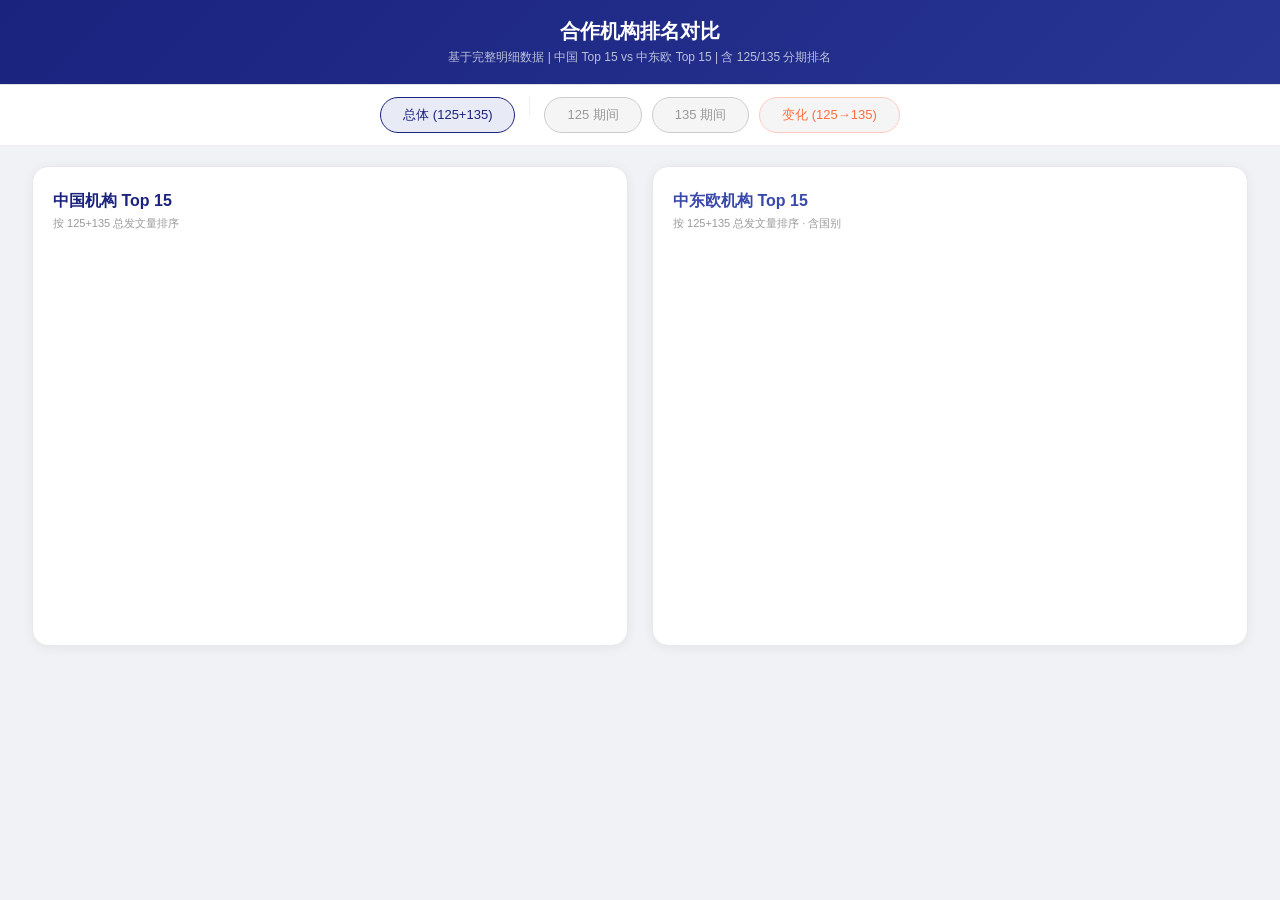
<file: docs/institution_visualization.html>
<!DOCTYPE html>
<html lang="zh-CN">
<head>
<meta charset="UTF-8"><meta name="viewport" content="width=device-width, initial-scale=1.0">
<title>合作机构排名</title>
<script src="https://d3js.org/d3.v7.min.js"></script>
<link rel="stylesheet" href="common.css">
<style>
.main{display:grid;grid-template-columns:1fr 1fr;gap:24px;max-width:1400px;width:95%;margin:20px auto}
.panel{background:#fff;border:1px solid var(--c-border-lt);border-radius:16px;padding:24px 20px 18px;box-shadow:0 2px 12px rgba(0,0,0,0.06);min-height:480px}
.panel-head{display:flex;align-items:baseline;gap:8px;margin-bottom:4px}
.panel h3{font-size:16px;font-weight:700;margin:0}
.panel .sub{font-size:11px;color:#999;margin-bottom:16px}
.chart{width:100%}
.c-blue{color:var(--c-primary)}.c-purple{color:#3949ab}
.rank-change{display:inline-block;font-size:10px;margin-left:4px}
.rank-change.up{color:#2e7d32}
.rank-change.down{color:#c62828}
.rank-change.same{color:#999}
.chart-row{display:flex;align-items:center;gap:8px;padding:2px 0}
.chart-rank{flex:0 0 20px;text-align:center}
.chart-name{flex:0 0 150px;font-size:11px;color:#333;overflow:hidden;text-overflow:ellipsis;white-space:nowrap}
.chart-bar-wrap{flex:1;height:22px;position:relative;display:flex;align-items:stretch}
.chart-bar-bg{position:absolute;inset:0;background:#f5f5f5;border-radius:4px}
.chart-bar-fill{position:absolute;top:0;height:100%;border-radius:4px;opacity:0.85;transition:width 0.7s}
.chart-bar-fill.positive{left:50%;background:#69f0ae}
.chart-bar-fill.negative{right:50%;background:#ff6e40}
.chart-bar-center{position:absolute;left:50%;top:0;width:1px;height:100%;background:#e0e0e0;transform:translateX(-0.5px)}
.chart-val{flex:0 0 65px;font-size:11px;color:#555;text-align:right;font-weight:500}
.chart-val.positive{color:#2e7d32}
.chart-val.negative{color:#c62828}
.tooltip-inner{padding:10px 14px}
.tooltip-inner b{color:var(--c-blue);font-size:13px}
.tooltip-inner .detail{font-size:11px;color:#ddd;line-height:1.7}
//.stats-summary{display:flex;justify-content:center;gap:32px;padding:14px 20px;background:#fff;border-bottom:1px solid var(--c-border-ft)}
//.stats-summary .item{text-align:center}
//.stats-summary .num{font-size:20px;font-weight:800;color:var(--c-primary)}
//.stats-summary .label{font-size:11px;color:#999;margin-top:2px}
@media(max-width:960px){.main{grid-template-columns:1fr}}
</style>
</head>
<body>
<div class="header"><h1>合作机构排名对比</h1><p>基于完整明细数据 | 中国 Top 15 vs 中东欧 Top 15 | 含 125/135 分期排名</p></div>
<div class="stats-summary" id="statsSummary"></div>
<div class="controls">
  <button class="mode-btn active" data-mode="total">总体 (125+135)</button>
  <div class="sep"></div>
  <button class="mode-btn" data-mode="125">125 期间</button>
  <button class="mode-btn" data-mode="135">135 期间</button>
  <button class="mode-btn delta" data-mode="delta">变化 (125→135)</button>
</div>
<div class="main">
  <div class="panel" id="panelCN">
    <div class="panel-head"><h3 class="c-blue">中国机构 Top 15</h3></div>
    <div class="sub" id="subCN">按 125+135 总发文量排序</div>
    <div class="chart" id="chartCN"></div>
  </div>
  <div class="panel" id="panelCEE">
    <div class="panel-head"><h3 class="c-purple">中东欧机构 Top 15</h3></div>
    <div class="sub" id="subCEE">按 125+135 总发文量排序 · 含国别</div>
    <div class="chart" id="chartCEE"></div>
  </div>
</div>
<div class="tooltip" id="tooltip"></div>
<script>
const CN = [{"name": "中国科学院", "name_en": "Chinese Academy of Sciences", "p125": 2598, "p135": 0, "rank_total": 1, "rank_125": 1, "rank_135": 869, "rank_change": -868, "delta": -2598}, {"name": "北京大学", "name_en": "Peking University", "p125": 908, "p135": 1535, "rank_total": 2, "rank_125": 3, "rank_135": 2, "rank_change": 1, "delta": 627}, {"name": "中国科学院高能物理研究所", "name_en": "Institute of High Energy Physics, CAS", "p125": 1022, "p135": 1382, "rank_total": 3, "rank_125": 2, "rank_135": 3, "rank_change": -1, "delta": 360}, {"name": "清华大学", "name_en": "Tsinghua University", "p125": 652, "p135": 1685, "rank_total": 4, "rank_125": 5, "rank_135": 1, "rank_change": 4, "delta": 1033}, {"name": "中国科学技术大学", "name_en": "University of Science & Technology of China, CAS", "p125": 900, "p135": 1099, "rank_total": 5, "rank_125": 4, "rank_135": 5, "rank_change": -1, "delta": 199}, {"name": "中山大学", "name_en": "Sun Yat Sen University", "p125": 596, "p135": 989, "rank_total": 6, "rank_125": 7, "rank_135": 7, "rank_change": 0, "delta": 393}, {"name": "上海交通大学", "name_en": "Shanghai Jiao Tong University", "p125": 488, "p135": 1054, "rank_total": 7, "rank_125": 9, "rank_135": 6, "rank_change": 3, "delta": 566}, {"name": "中国科学院大学", "name_en": "University of Chinese Academy of Sciences, CAS", "p125": 156, "p135": 1318, "rank_total": 8, "rank_125": 13, "rank_135": 4, "rank_change": 9, "delta": 1162}, {"name": "山东大学", "name_en": "Shandong University", "p125": 616, "p135": 829, "rank_total": 9, "rank_125": 6, "rank_135": 9, "rank_change": -3, "delta": 213}, {"name": "南京大学", "name_en": "Nanjing University", "p125": 546, "p135": 803, "rank_total": 10, "rank_125": 8, "rank_135": 10, "rank_change": -2, "delta": 257}, {"name": "北京航空航天大学", "name_en": "Beihang University", "p125": 140, "p135": 833, "rank_total": 11, "rank_125": 14, "rank_135": 8, "rank_change": 6, "delta": 693}, {"name": "华中师范大学", "name_en": "Central China Normal University", "p125": 301, "p135": 642, "rank_total": 12, "rank_125": 10, "rank_135": 11, "rank_change": -1, "delta": 341}, {"name": "复旦大学", "name_en": "Fudan University", "p125": 183, "p135": 528, "rank_total": 13, "rank_125": 11, "rank_135": 12, "rank_change": -1, "delta": 345}, {"name": "电子科技大学", "name_en": "University of Electronic Science & Technology of China", "p125": 92, "p135": 528, "rank_total": 14, "rank_125": 22, "rank_135": 13, "rank_change": 9, "delta": 436}, {"name": "浙江大学", "name_en": "Zhejiang University", "p125": 156, "p135": 423, "rank_total": 15, "rank_125": 12, "rank_135": 15, "rank_change": -3, "delta": 267}];
const CEE = [{"name": "查理大学", "name_en": "Charles University Prague", "country": "捷克", "p125": 1397, "p135": 1934, "rank_total": 1, "rank_125": 1, "rank_135": 2, "rank_change": -1, "delta": 537}, {"name": "匈牙利维格纳物理研究中心", "name_en": "Hungarian Wigner Research Centre for Physics", "country": "匈牙利", "p125": 1162, "p135": 1974, "rank_total": 2, "rank_125": 2, "rank_135": 1, "rank_change": 1, "delta": 812}, {"name": "雅典大学", "name_en": "National & Kapodistrian University of Athens", "country": "希腊", "p125": 1121, "p135": 1697, "rank_total": 3, "rank_125": 3, "rank_135": 3, "rank_change": 0, "delta": 576}, {"name": "贝尔格莱德大学", "name_en": "University of Belgrade", "country": "塞尔维亚", "p125": 1111, "p135": 1566, "rank_total": 4, "rank_125": 4, "rank_135": 4, "rank_change": 0, "delta": 455}, {"name": "波兰科学院核物理研究所", "name_en": "Institute of Nuclear Physics - Polish Academy of Sciences", "country": "波兰", "p125": 1044, "p135": 1485, "rank_total": 5, "rank_125": 5, "rank_135": 7, "rank_change": -2, "delta": 441}, {"name": "霍里亚·胡鲁比国家物理和核工程研究所", "name_en": "Horia Hulubei National Institute of Physics & Nuclear Engineering", "country": "罗马尼亚", "p125": 952, "p135": 1536, "rank_total": 6, "rank_125": 6, "rank_135": 5, "rank_change": 1, "delta": 584}, {"name": "雅典国家技术大学", "name_en": "National Technical University of Athens", "country": "希腊", "p125": 584, "p135": 1499, "rank_total": 7, "rank_125": 16, "rank_135": 6, "rank_change": 10, "delta": 915}, {"name": "布拉迪斯拉发夸美纽斯大学", "name_en": "Comenius University Bratislava", "country": "斯洛伐克", "p125": 687, "p135": 1280, "rank_total": 8, "rank_125": 12, "rank_135": 9, "rank_change": 3, "delta": 593}, {"name": "波兰国家核研究中心", "name_en": "National Centre for Nuclear Research", "country": "波兰", "p125": 568, "p135": 1386, "rank_total": 9, "rank_125": 18, "rank_135": 8, "rank_change": 10, "delta": 818}, {"name": "德谟克利特国家科学研究中心", "name_en": "AGH University of Science & Technology", "country": "波兰", "p125": 818, "p135": 1114, "rank_total": 10, "rank_125": 9, "rank_135": 13, "rank_change": -4, "delta": 296}, {"name": "罗兰大学", "name_en": "Czech Technical University Prague", "country": "捷克", "p125": 857, "p135": 1054, "rank_total": 11, "rank_125": 7, "rank_135": 15, "rank_change": -8, "delta": 197}, {"name": "斯洛文尼亚约瑟夫·斯蒂芬研究所", "name_en": "Slovenian Academy of Sciences & Arts (SASA)", "country": "斯洛文尼亚", "p125": 737, "p135": 1170, "rank_total": 12, "rank_125": 10, "rank_135": 11, "rank_change": -1, "delta": 433}, {"name": "克拉科夫AGH科技大学", "name_en": "Jozef Stefan Institute", "country": "斯洛文尼亚", "p125": 694, "p135": 1140, "rank_total": 13, "rank_125": 11, "rank_135": 12, "rank_change": -1, "delta": 446}, {"name": "萨洛尼卡大学", "name_en": "Institute of Physics of the Czech Academy of Sciences", "country": "捷克", "p125": 832, "p135": 967, "rank_total": 14, "rank_125": 8, "rank_135": 20, "rank_change": -12, "delta": 135}, {"name": "捷克科学院物理研究所", "name_en": "University of Ljubljana", "country": "斯洛文尼亚", "p125": 669, "p135": 971, "rank_total": 15, "rank_125": 13, "rank_135": 19, "rank_change": -6, "delta": 302}];
let currentMode = "total";

function getVal(d){
  if(currentMode==="125") return d.p125;
  if(currentMode==="135") return d.p135;
  if(currentMode==="delta") return d.delta;
  return d.p125+d.p135;
}
function getRank(d){
  if(currentMode==="125") return d.rank_125;
  if(currentMode==="135") return d.rank_135;
  return d.rank_total;
}
function getRankLabel(d){
  var rc=d.rank_change;
  if(rc>0) return {cls:"up",txt:"↑"+rc};
  if(rc<0) return {cls:"down",txt:"↓"+Math.abs(rc)};
  return {cls:"same",txt:"−"};
}
function filterData(data){
  if(currentMode==="125") return data.filter(d=>d.p125>0);
  if(currentMode==="135") return data.filter(d=>d.p135>0);
  if(currentMode==="delta") return data.filter(d=>d.p125>0&&d.p135>0);
  return data.filter(d=>d.p125+d.p135>0);
}

// d3.select("#statsSummary").html(
//   '<div class="item"><div class="num">'+CN.length+'</div><div class="label">中国机构(全量)</div></div>'+
//   '<div class="item"><div class="num">'+CEE.length+'</div><div class="label">中东欧机构(全量)</div></div>'+
//   '<div class="item"><div class="num">'+d3.sum(CN,d=>d.p125+d.p135).toLocaleString()+'</div><div class="label">中国总论文</div></div>'+
//   '<div class="item"><div class="num">'+d3.sum(CEE,d=>d.p125+d.p135).toLocaleString()+'</div><div class="label">中东欧总论文</div></div>'
// );

function drawPanel(containerId, data, accentColor, showCountry){
  var c=d3.select("#"+containerId);
  var isDelta=currentMode==="delta";
  var filtered=filterData(data);
  var sorted=[...filtered].sort((a,b)=>getVal(b)-getVal(a));
  var vals=sorted.map(d=>getVal(d));
  var maxV=isDelta?d3.max(vals.map(Math.abs))||1:d3.max(vals)||1;

  c.selectAll(".chart-row").data(sorted).join(
    enter=>{
      var row=enter.append("div").attr("class","chart-row").style("opacity",0);
      row.transition().duration(400).delay((d,i)=>i*40).style("opacity",1);

      var rk=row.append("span").attr("class","chart-rank");
      if(isDelta){
        rk.append("span").attr("class",function(){return ""}).style("display","none");
      }else{
        rk.append("span").attr("class",d=>"rank-badge"+(getRank(d)<=3?" top"+getRank(d) :"")).text((d,i)=>i+1);
      }

      var nm=row.append("span").attr("class","chart-name")
        .text(d=>{var n=d.name.length>12?d.name.slice(0,11)+"..":d.name;if(showCountry&&d.country)n+=" ("+d.country+")";return n;});
      if(isDelta){
        var rcSpan=nm.append("span").attr("class",d=>"rank-change "+getRankLabel(d).cls).style("margin-left","3px");
        rcSpan.text(d=>getRankLabel(d).txt);
      }

      var bw=row.append("span").attr("class","chart-bar-wrap");
      bw.append("span").attr("class","chart-bar-bg");
      if(isDelta){
        bw.append("span").attr("class","chart-bar-center");
        var barPct=d=>(Math.abs(getVal(d))/maxV*50)+"%";
        var positiveFill=bw.filter(d=>getVal(d)>=0).append("span").attr("class","chart-bar-fill positive").style("width","0%");
        var negativeFill=bw.filter(d=>getVal(d)<0).append("span").attr("class","chart-bar-fill negative").style("width","0%");
        setTimeout(function(){
          positiveFill.style("width",barPct);
          negativeFill.style("width",barPct);
        },50);
      }else{
        bw.append("span").attr("class","chart-bar-fill").style("background",accentColor).style("left","0").style("width",d=>(getVal(d)/maxV*100)+"%");
      }

      var valText=isDelta?(d=>(getVal(d)>=0?"+"+getVal(d):getVal(d)).toLocaleString()+" 篇"):(d=>getVal(d).toLocaleString()+" 篇");
      row.append("span").attr("class",d=>"chart-val"+(isDelta?(getVal(d)>=0?" positive":" negative"):"")).text(valText);

      row.on("mouseenter",function(e,d){
        d3.select(this).select(".chart-bar-fill").style("opacity",1);
        var html='<div class="tooltip-inner"><b>'+d.name+'</b>'+(d.name_en?'<br><span style="color:#aaa;font-size:10px">'+d.name_en+'</span>':'');
        if(showCountry&&d.country) html+='<br><span style="color:#aaa;font-size:10px">'+d.country+'</span>';
        html+='<div class="detail">'+
          '125: '+d.p125.toLocaleString()+' 篇 (第'+d.rank_125+')<br>'+
          '135: '+d.p135.toLocaleString()+' 篇 (第'+d.rank_135+')<br>'+
          '合计: '+(d.p125+d.p135).toLocaleString()+' 篇<br>'+
          '变化: '+(d.delta>=0?'+':'')+d.delta+' 篇<br>'+
          '排名: '+getRankLabel(d).txt;
        d3.select("#tooltip").html(html).style("opacity",1);
      })
      .on("mousemove",function(e){d3.select("#tooltip").style("left",(e.pageX+14)+"px").style("top",(e.pageY-10)+"px")})
      .on("mouseleave",function(){
        d3.select(this).select(".chart-bar-fill").style("opacity",0.85);
        d3.select("#tooltip").style("opacity",0);
      });
    }
  );
}

function renderAll(){
  var modeLabels={"total":"125+135","125":"125","135":"135","delta":"变化量 (125→135)"};
  var isDelta=currentMode==="delta";

  // 按当前模式动态选取 Top 15
  var cnTop15=[...CN].sort((a,b)=>getVal(b)-getVal(a)).slice(0,15);
  var ceeTop15=[...CEE].sort((a,b)=>getVal(b)-getVal(a)).slice(0,15);

  d3.select("#subCN").text((isDelta?"按变化量排序 | ":"按 "+modeLabels[currentMode]+" 排序 | ")+"Top 15 · 候选池 "+CN.length+" 个");
  d3.select("#subCEE").text((isDelta?"按变化量排序 | ":"按 "+modeLabels[currentMode]+" 排序 | ")+"含国别 | Top 15 · 候选池 "+CEE.length+" 个");
  var cnColor=isDelta?"#69f0ae":"#4fc3f7";
  var ceeColor=isDelta?"#69f0ae":"#7c4dff";
  drawPanel("chartCN", cnTop15, cnColor, false);
  drawPanel("chartCEE", ceeTop15, ceeColor, true);
}

d3.selectAll(".mode-btn").on("click",function(){
  currentMode=this.dataset.mode;
  d3.selectAll(".mode-btn").classed("active",function(){return this.dataset.mode===currentMode});
  d3.selectAll(".mode-btn.delta").classed("active",currentMode==="delta");
  d3.select("#chartCN").selectAll("*").remove();
  d3.select("#chartCEE").selectAll("*").remove();
  renderAll();
});

renderAll();
</script>
</body>
</html>
</file>
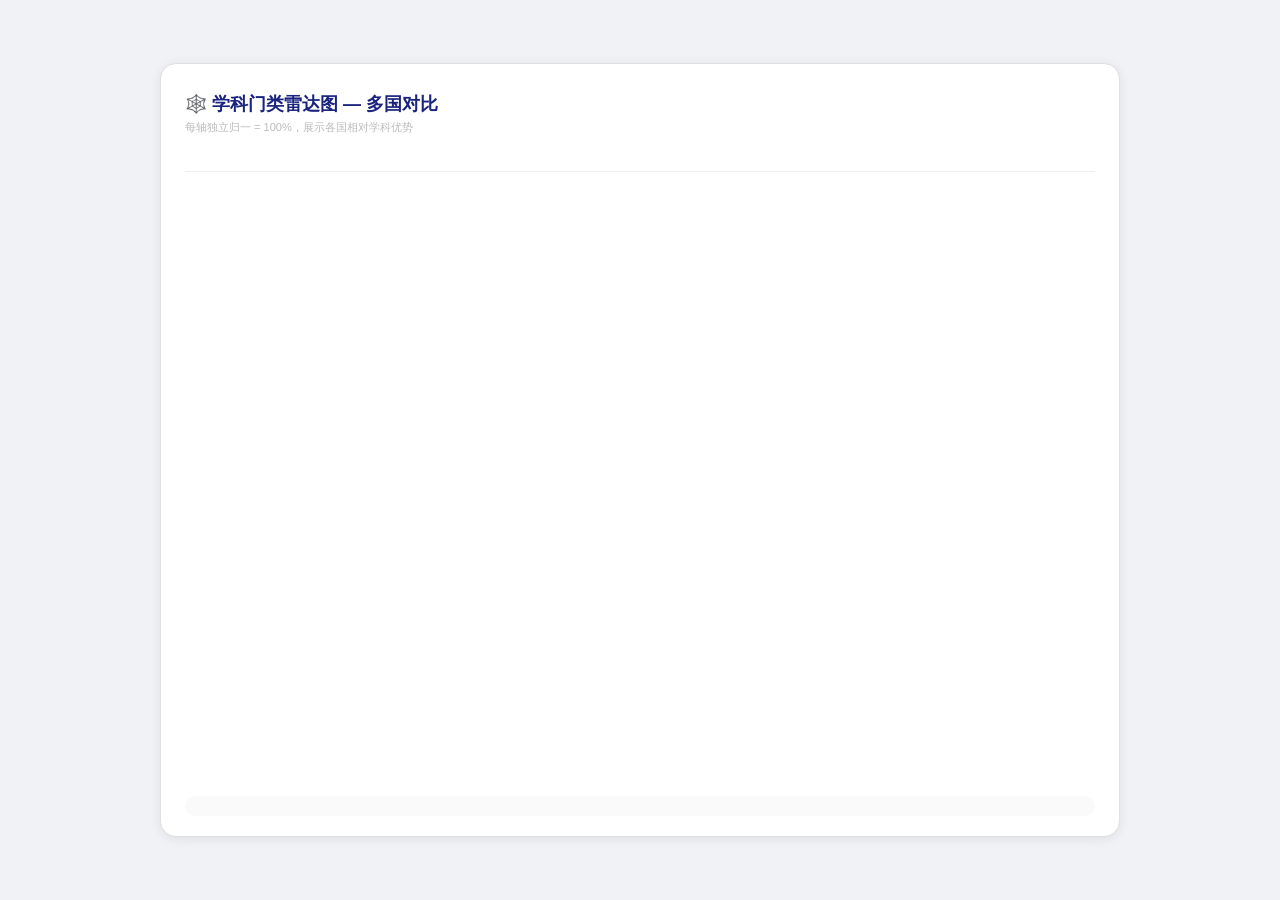
<file: docs/radar_visualization.html>
<!DOCTYPE html>
<html lang="zh-CN">
<head>
<meta charset="UTF-8"><meta name="viewport" content="width=device-width, initial-scale=1.0">
<title>学科门类雷达图</title>
<script src="https://d3js.org/d3.v7.min.js"></script>
<link rel="stylesheet" href="common.css">
<style>
body{display:flex;justify-content:center;align-items:center;min-height:100vh}
.main{background:#fff;border:1px solid #e0e0e0;border-radius:16px;padding:28px 24px 20px;box-shadow:0 2px 12px rgba(0,0,0,0.08);max-width:960px;width:95%}
h3{font-size:18px;font-weight:600;color:var(--c-primary);margin-bottom:4px}
.subtitle{font-size:11px;color:#bbb;margin-bottom:12px}
.controls{display:flex;gap:8px;flex-wrap:wrap;margin-bottom:14px}
.country-chip{padding:7px 18px;border:2px solid #ccc;border-radius:20px;background:#fafafa;color:#999;cursor:pointer;font-size:13px;transition:all 0.2s;font-family:inherit}
.country-chip:hover{border-color:var(--c-primary);color:var(--c-primary)}
.country-chip.selected{background:#e8eaf6;color:var(--c-primary);border-color:var(--c-primary);font-weight:600}
.country-chip.disabled{opacity:0.4;cursor:not-allowed}
.chart-wrap{position:relative;width:100%;height:600px;display:flex;justify-content:center}
.chart{width:100%;height:600px}
.legend{display:flex;flex-wrap:wrap;gap:18px;margin-top:10px;padding:10px 14px;background:#fafafa;border-radius:10px;justify-content:center}
.legend-item{display:flex;align-items:center;gap:6px;font-size:12px;color:#555}
.legend-dot{width:12px;height:12px;border-radius:50%;display:inline-block;border:2px solid rgba(255,255,255,0.8);box-shadow:0 1px 3px rgba(0,0,0,0.2)}
.tooltip{position:absolute;background:rgba(30,30,50,0.95);color:#fff;padding:12px 18px;border-radius:12px;font-size:12px;pointer-events:none;opacity:0;border:1px solid rgba(255,255,255,0.1);z-index:200;line-height:1.7;backdrop-filter:blur(8px);min-width:180px;box-shadow:0 4px 20px rgba(0,0,0,0.25)}
.tooltip b{color:#fff;font-size:14px}
.tooltip .tt-row{display:flex;justify-content:space-between;gap:16px}
.tooltip .tt-val{font-weight:600}
</style>
</head>
<body>
<div class="main">
<h3>🕸️ 学科门类雷达图 — 多国对比</h3>
<div class="subtitle">每轴独立归一 = 100%，展示各国相对学科优势</div>
<div class="controls" id="controls"></div>
<div class="chart" id="chart"></div>
<div class="legend" id="legend"></div>
</div>
<div class="tooltip" id="tooltip"></div>
<script>
const DATA = [{"name": "波兰", "categories": {"哲学": 0.2, "经济学": 0.2, "法学": 0.9, "教育学": 1.7, "文学": 0.2, "历史学": 0.3, "理学": 47.3, "工学": 33.5, "农学": 1.3, "医学": 11.8, "管理学": 2.5, "艺术学": 0.1}, "total": 13387}, {"name": "捷克", "categories": {"哲学": 0.1, "经济学": 0.3, "法学": 0.8, "教育学": 1.4, "文学": 0.1, "历史学": 0.3, "理学": 48.9, "工学": 33.3, "农学": 2.9, "医学": 9.7, "管理学": 2.0, "艺术学": 0.1}, "total": 10043}, {"name": "希腊", "categories": {"哲学": 0.2, "经济学": 0.2, "法学": 0.9, "教育学": 1.4, "文学": 0.2, "历史学": 0.3, "理学": 46.5, "工学": 33.8, "农学": 0.8, "医学": 13.2, "管理学": 2.3, "艺术学": 0.2}, "total": 7960}, {"name": "罗马尼亚", "categories": {"哲学": 0.1, "经济学": 0.7, "法学": 0.7, "教育学": 2.5, "文学": 0.1, "历史学": 0.3, "理学": 45.5, "工学": 34.4, "农学": 0.9, "医学": 12.6, "管理学": 2.3, "艺术学": 0.1}, "total": 6818}, {"name": "匈牙利", "categories": {"哲学": 0.1, "经济学": 0.1, "法学": 0.6, "教育学": 1.5, "文学": 0.1, "历史学": 0.1, "理学": 57.7, "工学": 26.0, "农学": 1.1, "医学": 11.2, "管理学": 1.4, "艺术学": 0.0}, "total": 6526}, {"name": "斯洛文尼亚", "categories": {"哲学": 0.2, "经济学": 0.1, "法学": 0.7, "教育学": 1.4, "文学": 0.2, "历史学": 0.2, "理学": 57.1, "工学": 27.6, "农学": 0.8, "医学": 9.6, "管理学": 1.9, "艺术学": 0.2}, "total": 3269}, {"name": "塞尔维亚", "categories": {"哲学": 0.1, "经济学": 0.1, "法学": 0.7, "教育学": 1.2, "文学": 0.1, "历史学": 0.1, "理学": 62.9, "工学": 20.1, "农学": 1.0, "医学": 11.6, "管理学": 1.9, "艺术学": 0.1}, "total": 3125}, {"name": "斯洛伐克", "categories": {"哲学": 0.1, "经济学": 0.3, "法学": 0.5, "教育学": 1.4, "文学": 0.1, "历史学": 0.0, "理学": 59.0, "工学": 28.7, "农学": 0.4, "医学": 8.2, "管理学": 1.3, "艺术学": 0.1}, "total": 2973}, {"name": "保加利亚", "categories": {"哲学": 0.2, "经济学": 0.0, "法学": 0.7, "教育学": 1.9, "文学": 0.0, "历史学": 0.1, "理学": 58.1, "工学": 26.1, "农学": 1.1, "医学": 10.2, "管理学": 1.6, "艺术学": 0.1}, "total": 2916}, {"name": "克罗地亚", "categories": {"哲学": 0.0, "经济学": 0.3, "法学": 0.5, "教育学": 1.9, "文学": 0.0, "历史学": 0.1, "理学": 58.5, "工学": 23.1, "农学": 1.3, "医学": 13.4, "管理学": 0.9, "艺术学": 0.0}, "total": 2805}, {"name": "爱沙尼亚", "categories": {"哲学": 0.5, "经济学": 0.4, "法学": 0.7, "教育学": 1.9, "文学": 0.0, "历史学": 0.1, "理学": 57.6, "工学": 24.5, "农学": 1.9, "医学": 11.2, "管理学": 1.1, "艺术学": 0.1}, "total": 2311}, {"name": "拉脱维亚", "categories": {"哲学": 0.0, "经济学": 0.0, "法学": 0.1, "教育学": 0.8, "文学": 0.0, "历史学": 0.0, "理学": 69.2, "工学": 20.8, "农学": 0.3, "医学": 8.6, "管理学": 0.3, "艺术学": 0.0}, "total": 1413}];
const CATS = ["哲学", "经济学", "法学", "教育学", "文学", "历史学", "理学", "工学", "农学", "医学", "管理学", "艺术学"];
const COLORS = ["#4fc3f7","#7c4dff","#ff6e40","#69f0ae","#ffd740"];

let selected = [DATA[0]?.name, DATA[1]?.name, DATA[2]?.name].filter(Boolean);

function renderControls(){
  const c = d3.select("#controls");
  c.selectAll("*").remove();
  c.selectAll(".country-chip").data(DATA).join("div")
    .attr("class",d=>"country-chip"+(selected.includes(d.name)?" selected":"")+((!selected.includes(d.name)&&selected.length>=5)?" disabled":""))
    .text(d=>d.name+" ("+d.total+" 篇)")
    .on("click",(e,d)=>{
      if(selected.includes(d.name)){selected=selected.filter(s=>s!==d.name);renderControls();drawRadar()}
      else if(selected.length<5){selected.push(d.name);renderControls();drawRadar()}
    });
}

function drawRadar(){
  const c=d3.select("#chart"); c.selectAll("*").remove();
  const l=d3.select("#legend"); l.selectAll("*").remove();
  const w=Math.max(c.node().clientWidth,400), h=600, R=Math.min(w,h)/2-90;
  const cx=w/2, cy=h/2-10;
  const svg=c.append("svg").attr("width",w).attr("height",h).append("g").attr("transform","translate("+cx+","+cy+")");

  const N=CATS.length;
  const angleSlice=Math.PI*2/N;

  // Grid: concentric polygons (spider web)
  [20,40,60,80,100].forEach((pct,i)=>{
    const pts=[];
    for(let j=0;j<N;j++){
      const a=angleSlice*j-Math.PI/2;
      pts.push([R*pct/100*Math.cos(a), R*pct/100*Math.sin(a)]);
    }
    svg.append("polygon").attr("points",pts.map(p=>p.join(",")).join(" "))
      .attr("fill","none").attr("stroke","#e8e8e8").attr("stroke-width",i===4?1.2:0.8)
      .attr("stroke-dasharray",i%2===0?"4,3":"none");
    svg.append("text").attr("x",4).attr("y",-R*pct/100).attr("dy","0.35em")
      .style("fill","#ddd").style("font-size","9px").text(pct+"%");
  });

  // Axes
  svg.selectAll(".axis").data(CATS).join("line")
    .attr("x1",0).attr("y1",0)
    .attr("x2",(d,i)=>R*Math.cos(angleSlice*i-Math.PI/2))
    .attr("y2",(d,i)=>R*Math.sin(angleSlice*i-Math.PI/2))
    .attr("stroke","#d0d0d0").attr("stroke-width",1);

  // Axis labels
  svg.selectAll(".label").data(CATS).join("text")
    .attr("x",(d,i)=>(R+20)*Math.cos(angleSlice*i-Math.PI/2))
    .attr("y",(d,i)=>(R+20)*Math.sin(angleSlice*i-Math.PI/2))
    .attr("text-anchor",(d,i)=>{const a=angleSlice*i;return Math.abs(Math.cos(a))<0.1?"middle":Math.cos(a)>0?"start":"end"})
    .attr("dy","0.35em").style("fill","#667").style("font-size","12px").style("font-weight","500").text(d=>d);

  // Per-category normalization
  const selectedData = selected.map(name=>DATA.find(d=>d.name===name)).filter(Boolean);
  if(selectedData.length===0){c.append("div").style("text-align","center").style("padding","120px 0").style("color","#bbb").text("请选择至少一个国家");return}
  const maxPerCat={};
  CATS.forEach(cat=>{maxPerCat[cat]=d3.max(selectedData,d=>d.categories[cat]||0)||1});
  const normVal=(country,cat)=>((country.categories[cat]||0)/maxPerCat[cat])*100;
  const radarLine=d3.lineRadial().curve(d3.curveLinearClosed).radius(d=>R*d.nval/100).angle((d,i)=>i*angleSlice);

  // Draw each country
  selectedData.forEach((country,si)=>{
    const pts=CATS.map((cat,i)=>({nval:normVal(country,cat),cat,orig:country.categories[cat]||0,index:i}));
    const col=COLORS[si%COLORS.length];

    const path=svg.append("path").datum(pts)
      .attr("d",radarLine).attr("fill",col).attr("fill-opacity",0.1)
      .attr("stroke",col).attr("stroke-width",2.5).attr("stroke-opacity",0.85)
      .attr("stroke-linejoin","round");

    // Animate stroke draw-in
    const plen=path.node().getTotalLength();
    path.attr("stroke-dasharray",plen+" "+plen).attr("stroke-dashoffset",plen)
      .transition().duration(800).delay(si*200).attr("stroke-dashoffset",0)
      .transition().duration(200).attr("fill-opacity",0.13);

    // Data dots (animated in)
    svg.selectAll(".dot"+si).data(pts).join("circle")
      .attr("cx",d=>R*d.nval/100*Math.cos(angleSlice*d.index-Math.PI/2))
      .attr("cy",d=>R*d.nval/100*Math.sin(angleSlice*d.index-Math.PI/2))
      .attr("r",0).attr("fill",col).attr("stroke","#fff").attr("stroke-width",2.5)
      .transition().delay(600+si*200).duration(300).attr("r",5);

    // Hover tooltips (after all animations)
    setTimeout(()=>{
      svg.selectAll(".dot"+si).data(pts).join("circle")
        .attr("cx",d=>R*d.nval/100*Math.cos(angleSlice*d.index-Math.PI/2))
        .attr("cy",d=>R*d.nval/100*Math.sin(angleSlice*d.index-Math.PI/2))
        .attr("r",5).attr("fill",col).attr("stroke","#fff").attr("stroke-width",2.5).style("cursor","pointer")
        .on("mouseenter",function(e,d){
          d3.select(this).transition().duration(150).attr("r",9).attr("stroke-width",3);
          let bestCountry="",bestVal=0;
          selectedData.forEach(sc=>{const v=sc.categories[d.cat]||0;if(v>bestVal){bestVal=v;bestCountry=sc.name}});
          const isBest=country.name===bestCountry;
          showTooltip(e,
            '<b style="color:'+col+'">'+country.name+'</b> &mdash; <b>'+d.cat+'</b>'+
            '<div class="tt-row"><span>'+country.name+'</span><span class="tt-val">'+d.orig+'%</span></div>'+
            (isBest?'<div class="tt-row" style="color:#69f0ae"><span>🥇 该门类最高</span><span class="tt-val">'+d.orig+'%</span></div>':
              '<div class="tt-row"><span>'+bestCountry+' (最高)</span><span class="tt-val">'+bestVal+'%</span></div>')
          );
        })
        .on("mousemove",function(e){d3.select("#tooltip").style("left",(e.pageX+16)+"px").style("top",(e.pageY-10)+"px")})
        .on("mouseleave",function(){d3.select(this).transition().duration(150).attr("r",5).attr("stroke-width",2.5);hideTooltip()});
    },1000+si*200);
  });

  // Legend
  selectedData.forEach((country,i)=>{
    const col=COLORS[i%COLORS.length];
    l.append("div").attr("class","legend-item")
      .html('<span class="legend-dot" style="background:'+col+'"></span> '+country.name+' <span style="color:#bbb;font-size:11px">('+country.total+' 篇)</span>');
  });
}

function showTooltip(e,html){d3.select("#tooltip").html(html).style("opacity",1).style("left",(e.pageX+16)+"px").style("top",(e.pageY-10)+"px")}
function hideTooltip(){d3.select("#tooltip").style("opacity",0)}

renderControls();
drawRadar();
window.addEventListener("resize",drawRadar);
</script>
</body>
</html>
</file>
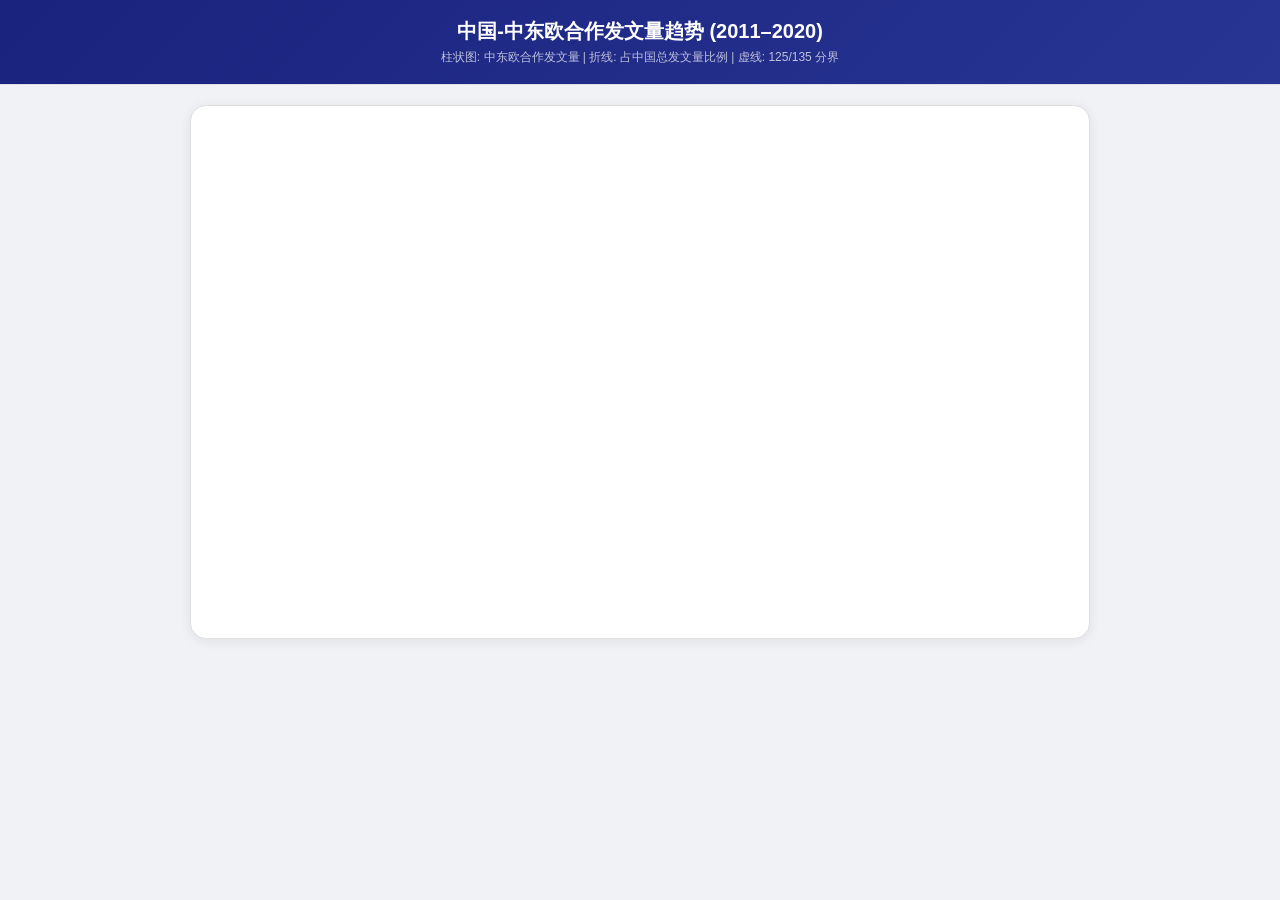
<file: docs/trend_visualization.html>
<!DOCTYPE html>
<html lang="zh-CN">
<head>
<meta charset="UTF-8"><meta name="viewport" content="width=device-width, initial-scale=1.0">
<title>合作发文时间趋势</title>
<script src="https://d3js.org/d3.v7.min.js"></script>
<link rel="stylesheet" href="common.css">
<style>
.chart-wrap{background:#fff;border:1px solid #e0e0e0;border-radius:16px;padding:32px 28px 20px;box-shadow:0 2px 12px rgba(0,0,0,0.08);max-width:900px;width:95%;margin:20px auto}
h2{font-size:20px;font-weight:600;color:var(--c-primary);margin-bottom:4px}
.sub{font-size:12px;color:#999;margin-bottom:18px}
.chart{width:100%;height:480px}
.annotation{font-size:11px;fill:var(--c-purple);font-weight:600}
</style>
</head>
<body>
<div class="header"><h1>中国-中东欧合作发文量趋势 (2011–2020)</h1><p>柱状图: 中东欧合作发文量 | 折线: 占中国总发文量比例 | 虚线: 125/135 分界</p></div>
<div class="chart-wrap">
<div class="chart" id="chart"></div>
</div>
<div class="tooltip" id="tooltip"></div>
<script>
const DATA = [{"year": 2011, "cee": 1046, "china": 42487, "ratio": 2.46}, {"year": 2012, "cee": 1367, "china": 48536, "ratio": 2.82}, {"year": 2013, "cee": 1610, "china": 57879, "ratio": 2.78}, {"year": 2014, "cee": 1843, "china": 68646, "ratio": 2.68}, {"year": 2015, "cee": 2111, "china": 79401, "ratio": 2.66}, {"year": 2016, "cee": 2533, "china": 91862, "ratio": 2.76}, {"year": 2017, "cee": 2782, "china": 104021, "ratio": 2.67}, {"year": 2018, "cee": 3342, "china": 119825, "ratio": 2.79}, {"year": 2019, "cee": 4260, "china": 141889, "ratio": 3.0}, {"year": 2020, "cee": 4791, "china": 151785, "ratio": 3.16}];
const W = document.getElementById("chart").clientWidth;
const H = 460;
const M = {top:24,right:56,bottom:48,left:60};

const svg = d3.select("#chart").append("svg").attr("width",W).attr("height",H);
const g = svg.append("g").attr("transform",`translate(${M.left},${M.top})`);
const iw=W-M.left-M.right, ih=H-M.top-M.bottom;

const x=d3.scaleBand().domain(DATA.map(d=>d.year)).range([0,iw]).padding(0.25);
const y1=d3.scaleLinear().domain([0,d3.max(DATA,d=>d.cee)*1.15]).range([ih,0]);
const y2=d3.scaleLinear().domain([0,d3.max(DATA,d=>d.ratio)*1.2]).range([ih,0]);

// Axes
g.append("g").call(d3.axisLeft(y1).ticks(6).tickFormat(d=>d/1000+"k")).selectAll("text").style("fill","#8899aa").style("font-size","11px");
g.selectAll(".domain,.tick line").style("stroke","#eee");
g.append("g").attr("transform",`translate(0,${ih})`).call(d3.axisBottom(x).tickFormat(d=>d)).selectAll("text").style("fill","#8899aa").style("font-size","12px");
g.selectAll(".domain").style("stroke","#ccc");

g.append("g").attr("transform",`translate(${iw},0)`).call(d3.axisRight(y2).ticks(6).tickFormat(d=>d+"%")).selectAll("text").style("fill","#7c4dff").style("font-size","11px");

// Bars with enter animation
g.selectAll("rect").data(DATA).join("rect")
  .attr("x",d=>x(d.year)).attr("y",ih).attr("width",x.bandwidth()).attr("height",0)
  .attr("fill","#4fc3f7").attr("rx",3).attr("opacity",0.85)
  .transition().duration(800).delay((d,i)=>i*60)
  .attr("y",d=>y1(d.cee)).attr("height",d=>ih-y1(d.cee));

// Re-bind for static positions after transition
setTimeout(()=>{
g.selectAll("rect").data(DATA).join("rect")
  .attr("x",d=>x(d.year)).attr("y",d=>y1(d.cee)).attr("width",x.bandwidth()).attr("height",d=>ih-y1(d.cee))
  .attr("fill","#4fc3f7").attr("rx",3).attr("opacity",0.85)
  .on("mouseenter",function(e,d){d3.select(this).attr("fill","#00e5ff").attr("opacity",1);
    d3.select("#tooltip").style("opacity",1).html(`<b>${d.year}</b><br>中东欧发文: ${d.cee.toLocaleString()} 篇<br>中国总发文: ${d.china.toLocaleString()} 篇<br>占比: ${d.ratio}%`)
    .style("left",(e.pageX+14)+"px").style("top",(e.pageY-10)+"px");})
  .on("mouseleave",function(){d3.select(this).attr("fill","#4fc3f7").attr("opacity",0.85);d3.select("#tooltip").style("opacity",0);});
},900);

// Ratio line
const line=d3.line().x(d=>x(d.year)+x.bandwidth()/2).y(d=>y2(d.ratio)).curve(d3.curveMonotoneX);
const path=g.append("path").datum(DATA).attr("fill","none").attr("stroke","#7c4dff").attr("stroke-width",2.5).attr("d",line);
const totalLen=path.node().getTotalLength();
path.attr("stroke-dasharray",totalLen).attr("stroke-dashoffset",totalLen)
  .transition().duration(1200).delay(300).attr("stroke-dashoffset",0);

// Ratio dots
g.selectAll("circle.rdot").data(DATA).join("circle").attr("class","rdot")
  .attr("cx",d=>x(d.year)+x.bandwidth()/2).attr("cy",d=>y2(d.ratio)).attr("r",4)
  .attr("fill","#7c4dff").attr("stroke","#0a0e27").attr("stroke-width",2).attr("opacity",0)
  .transition().duration(400).delay((d,i)=>800+i*60).attr("opacity",1)
  .on("end", function() {
    d3.select(this)
      .on("mouseenter", function(e,d) {
        d3.select(this).attr("r",7).attr("stroke-width",3).style("filter","drop-shadow(0 0 6px rgba(124,77,255,0.6))");
        d3.select("#tooltip").style("opacity",1)
          .html(`<b>${d.year}年</b><br>占比: <span style="color:#7c4dff;font-weight:700">${d.ratio}%</span><br>中东欧发文: ${d.cee.toLocaleString()} 篇<br>中国总发文: ${d.china.toLocaleString()} 篇`)
          .style("left",(e.pageX+14)+"px").style("top",(e.pageY-10)+"px");
      })
      .on("mousemove", function(e) {
        d3.select("#tooltip").style("left",(e.pageX+14)+"px").style("top",(e.pageY-10)+"px");
      })
      .on("mouseleave", function() {
        d3.select(this).attr("r",4).attr("stroke-width",2).style("filter","none");
        d3.select("#tooltip").style("opacity",0);
      });
  });

// Divider line at 2015.5
g.append("line").attr("x1",x(2015)+x.bandwidth()).attr("x2",x(2015)+x.bandwidth())
  .attr("y1",0).attr("y2",ih).attr("stroke","#bbb").attr("stroke-dasharray","6,4").attr("stroke-width",1.5);
g.append("text").attr("x",x(2015)+x.bandwidth()/2).attr("y",-8).attr("text-anchor","middle")
  .attr("class","annotation").text("125 | 135");

// Y labels
g.append("text").attr("x",-42).attr("y",-10).style("fill","#4fc3f7").style("font-size","11px").text("发文量");
g.append("text").attr("x",iw+42).attr("y",-10).style("fill","#7c4dff").style("font-size","11px").style("text-anchor","end").text("占比");
</script>
</body>
</html>
</file>
<file: docs/common.css>
:root{--c-primary:#1a237e;--c-primary-dark:#283593;--c-blue:#4fc3f7;--c-purple:#7c4dff;--c-cyan:#00e5ff;--c-orange:#ff6e40;--c-green:#69f0ae;--c-bg:#f0f2f5;--c-text:#333;--c-muted:#bbb;--c-border:#e0e0e0;--c-border-lt:#e8e8e8;--c-border-ft:#eee}
*,*::before,*::after{margin:0;padding:0;box-sizing:border-box}
body{font-family:"Microsoft YaHei","PingFang SC",sans-serif;background:var(--c-bg);color:var(--c-text)}
.header{background:linear-gradient(135deg,var(--c-primary),var(--c-primary-dark));color:#fff;padding:18px 30px;text-align:center;border-bottom:1px solid var(--c-border)}
.header h1{font-size:20px;font-weight:600;color:#fff}
.header p{font-size:12px;color:rgba(255,255,255,0.7);margin-top:4px}
.tooltip{position:absolute;background:rgba(0,0,0,0.82);color:#fff;padding:8px 14px;border-radius:8px;font-size:12px;line-height:1.6;pointer-events:none;opacity:0;border:1px solid rgba(0,0,0,0.2);z-index:200}
.controls{display:flex;justify-content:center;gap:10px;padding:12px 20px;background:#fff;border-bottom:1px solid var(--c-border-ft)}
.mode-btn{padding:8px 22px;border:1.5px solid #ccc;border-radius:20px;background:#f5f5f5;color:#999;cursor:pointer;font-size:13px;font-weight:500;transition:all 0.2s}
.mode-btn:hover{background:#eee;color:#666}
.mode-btn.active{background:#e8eaf6;color:var(--c-primary);border-color:var(--c-primary)}
.mode-btn.delta{color:var(--c-orange);border-color:#ffccbc}
.mode-btn.delta.active{background:#fbe9e7;color:var(--c-orange);border-color:var(--c-orange)}
.sep{width:1px;height:18px;background:var(--c-border-ft);margin:0 4px}
.rank-badge{display:inline-flex;align-items:center;justify-content:center;width:22px;height:22px;border-radius:11px;font-size:11px;font-weight:700;background:#e0e0e0;color:#fff;flex-shrink:0}
.rank-badge.top1{background:#ffd740;color:#0a0e27}
.rank-badge.top2{background:#b0bec5;color:#0a0e27}
.rank-badge.top3{background:#bcaaa4;color:#0a0e27}
</file>
